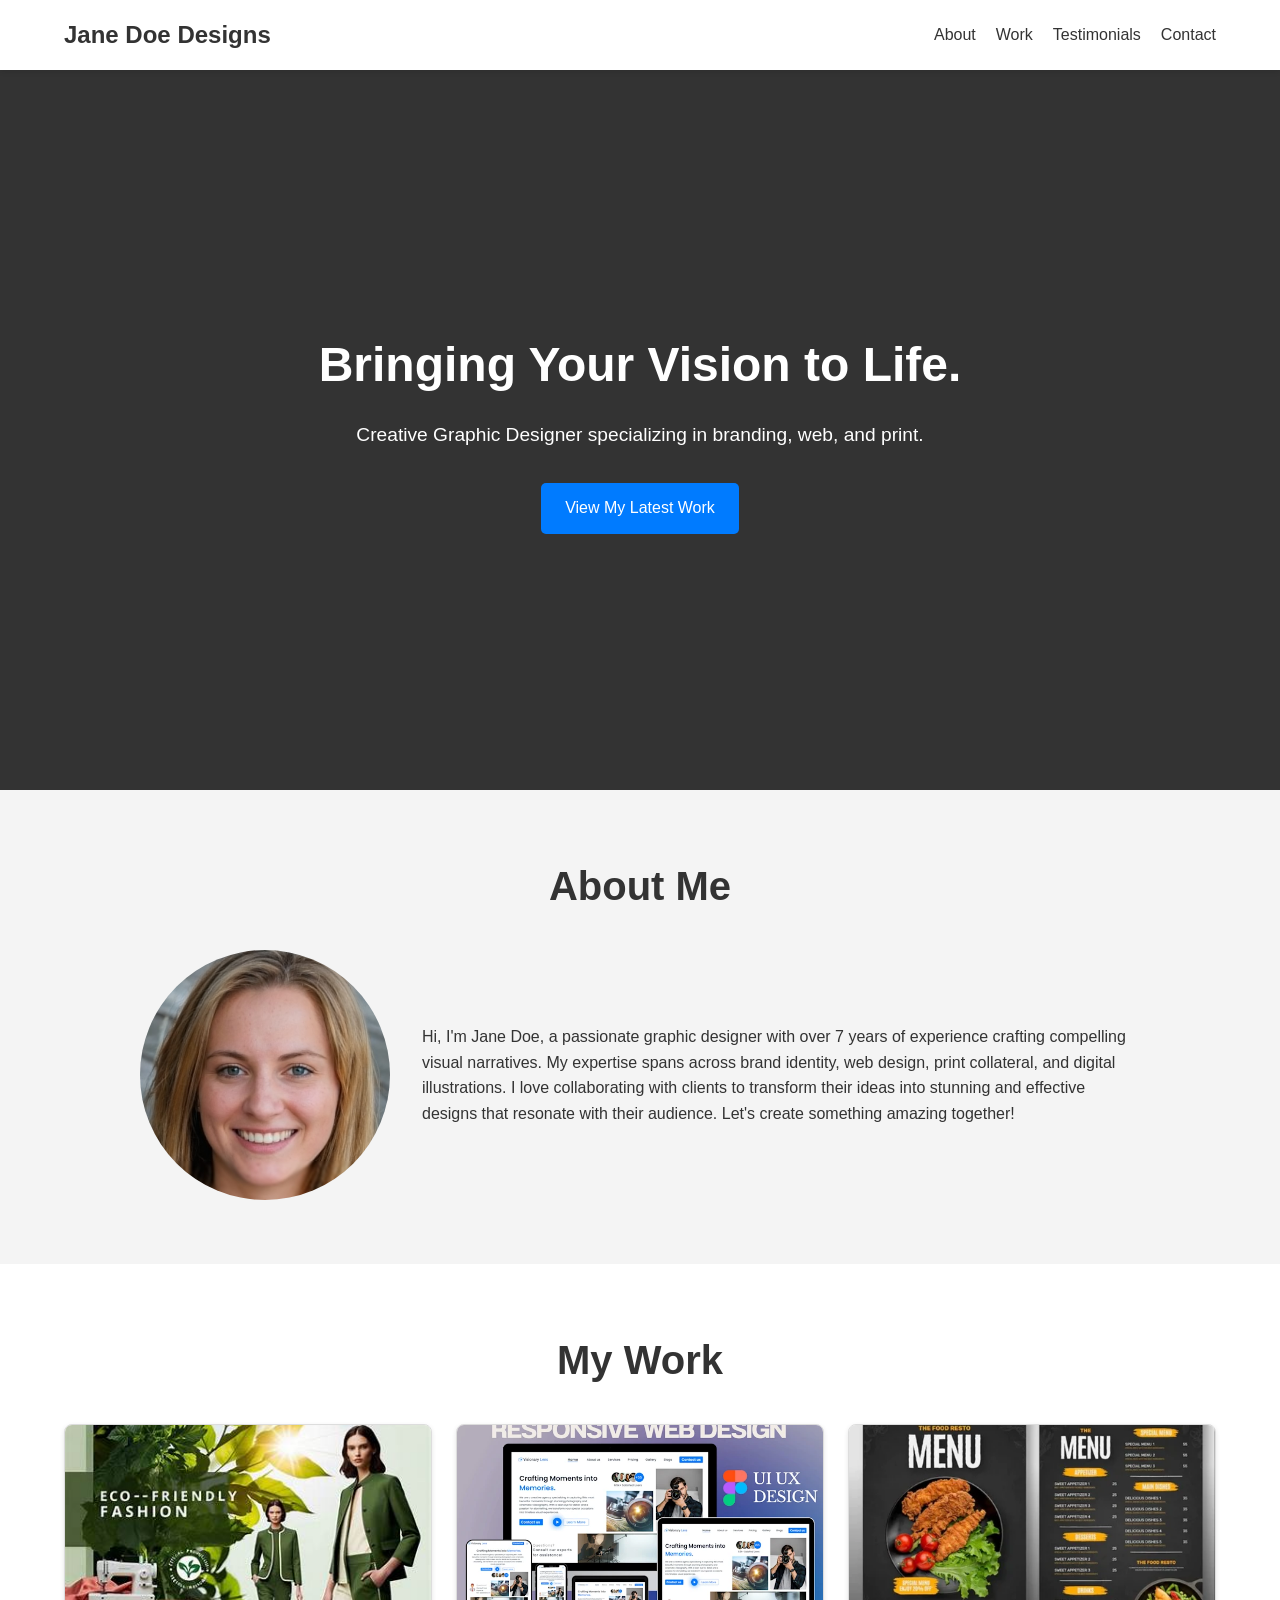
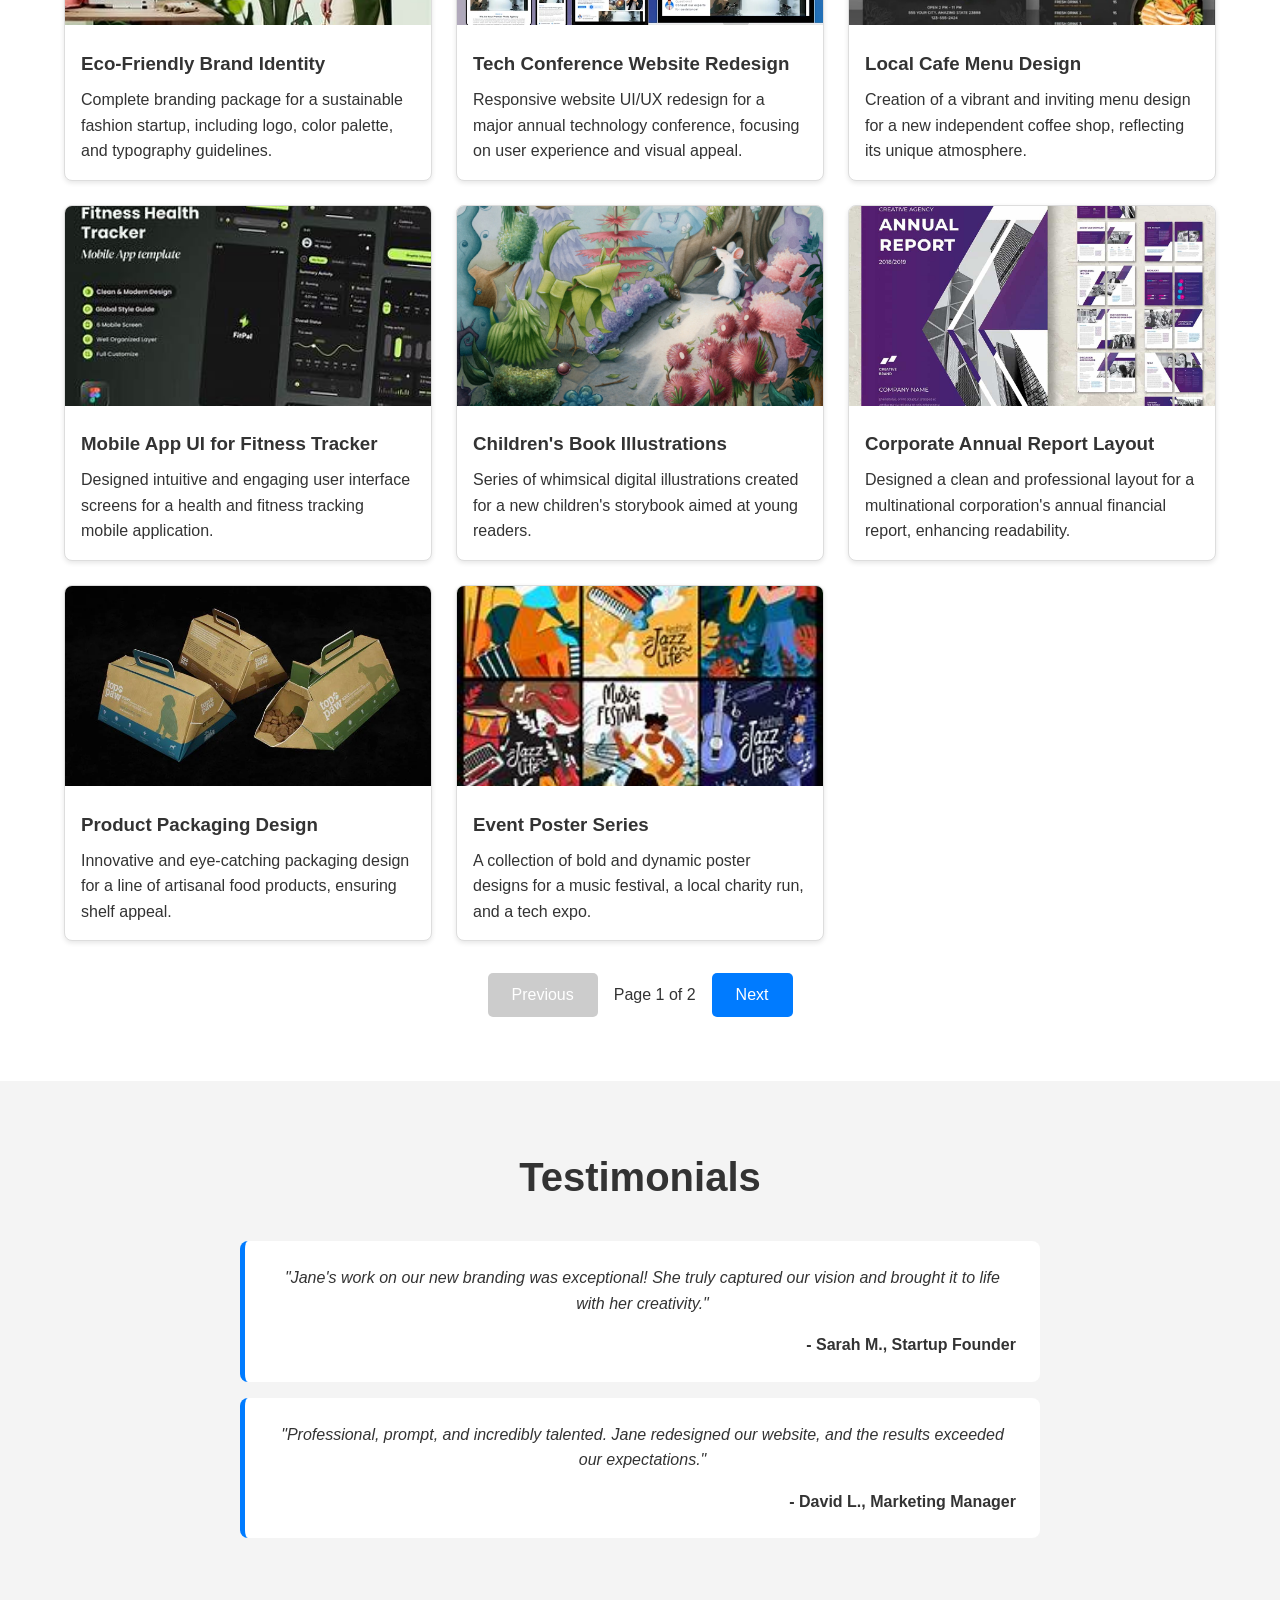
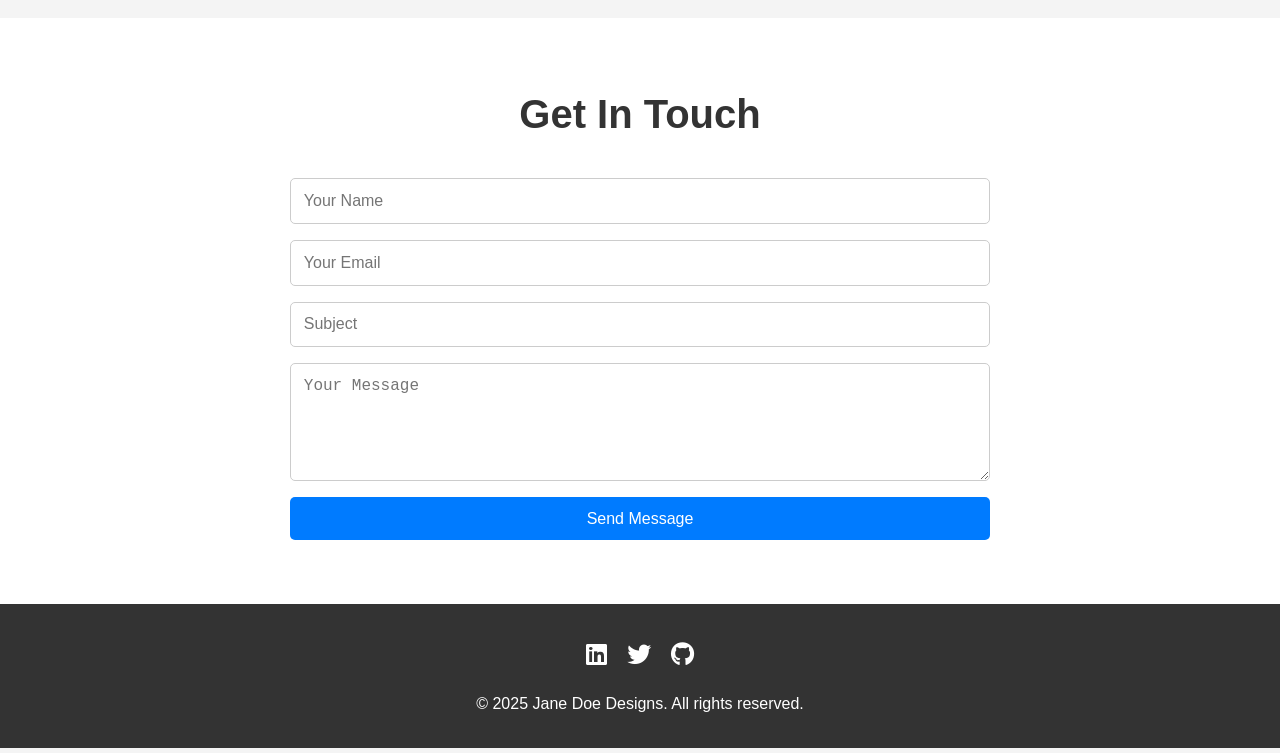
<file: templates/portfolio/style1/index.html>
<!DOCTYPE html>
<html lang="en">
<head>
    <meta charset="UTF-8">
    <meta name="viewport" content="width=device-width, initial-scale=1.0">
    <title>Graphic Designer Portfolio</title>
    <link rel="stylesheet" href="style.css">
    <link rel="stylesheet" href="https://cdnjs.cloudflare.com/ajax/libs/font-awesome/6.0.0-beta3/css/all.min.css">
  <!-- Builder sites never use the offline Edit / Load JSON controls. -->
  <style id="rp-hide-offline-controls">
    #admin-controls, .admin-controls, .offline-only, #edit-portfolio, #load-json, #load-json-btn,
    #loadButtonContainer, a[href="form.html"], li:has(> a[href="form.html"]) { display: none !important; }
  </style>
</head>
<body>

    <header>
        <nav>
            <a href="#" id="logo" class="logo">Portfolio</a>
            <ul class="nav-links" id="nav-links">
                <li><a href="#about">About</a></li>
                <li><a href="#work">Work</a></li>
                <li><a href="#testimonials">Testimonials</a></li>
                <li><a href="#contact">Contact</a></li>
            </ul>
            <div class="hamburger" id="hamburger">
                <i class="fas fa-bars"></i>
            </div>
        </nav>
    </header>

    <main>
        <div id="portfolio-content-wrapper">
            <section id="hero">
                <div class="hero-content">
                    <h1 id="hero-title"></h1>
                    <p id="hero-subtitle"></p>
                    <a href="#work" id="hero-button" class="btn"></a>
                </div>
            </section>

            <section id="about">
                <h2 id="about-title"></h2>
                <div class="about-content">
                    <img src="" alt="Profile Picture" id="about-image">
                    <p id="about-description"></p>
                </div>
            </section>

            <section id="work">
                <h2>My Work</h2>
                <div id="sample-grid" class="sample-grid"></div>
                <div id="pagination" class="pagination">
                    <button id="prev-page" class="btn">Previous</button>
                    <span id="page-info"></span>
                    <button id="next-page" class="btn">Next</button>
                </div>
            </section>

            <section id="testimonials">
                <h2>Testimonials</h2>
                <div id="testimonial-container" class="testimonial-container"></div>
            </section>

            <section id="contact">
                <h2 id="contact-title"></h2>
                <form id="contact-form" action="" method="POST">
                    <input type="text" name="name" placeholder="Your Name" aria-label="Name" required>
                    <input type="email" name="email" placeholder="Your Email" aria-label="Email" required>
                    <input type="text" name="subject" placeholder="Subject" aria-label="Subject" required>
                    <textarea name="message" placeholder="Your Message" rows="5" aria-label="Message" required></textarea>
                    <input type="hidden" name="_subject" value="New Portfolio Contact">
                    <input type="hidden" name="_captcha" value="false">
                    <button type="submit" class="btn">Send Message</button>
                </form>
                <p id="success-message" class="hidden">Your message has been sent successfully!</p>
            </section>
        </div> </main>

    <footer>
        <div id="social-links" class="social-links"></div>
        <p id="footer-copyright"></p>
    </footer>

    <div id="admin-controls" class="hidden">
        <a href="form.html" class="btn">Edit Portfolio</a>
        <button id="load-json-btn" class="btn">Load JSON</button>
        <input type="file" id="json-upload" class="hidden" accept=".json">
    </div>

    <script src="assets/rp-project-cards.js"></script>
    <script src="main.js"></script>
  <script src="assets/rp-site-link.js" defer></script>
  <script>window.RP_WORK_SECTIONS = {"section":"#work","workSection":"#work","heading":"#work > h2","grid":"#sample-grid","navLink":"nav a[href=\"#work\"]"};</script>
  <script src="assets/rp-work-sections.js" defer></script>
  <script>window.RP_HERO_BG = {"hero":"#hero"};</script>
  <script src="assets/rp-hero-bg.js" defer></script>
</body>
</html>
</file>
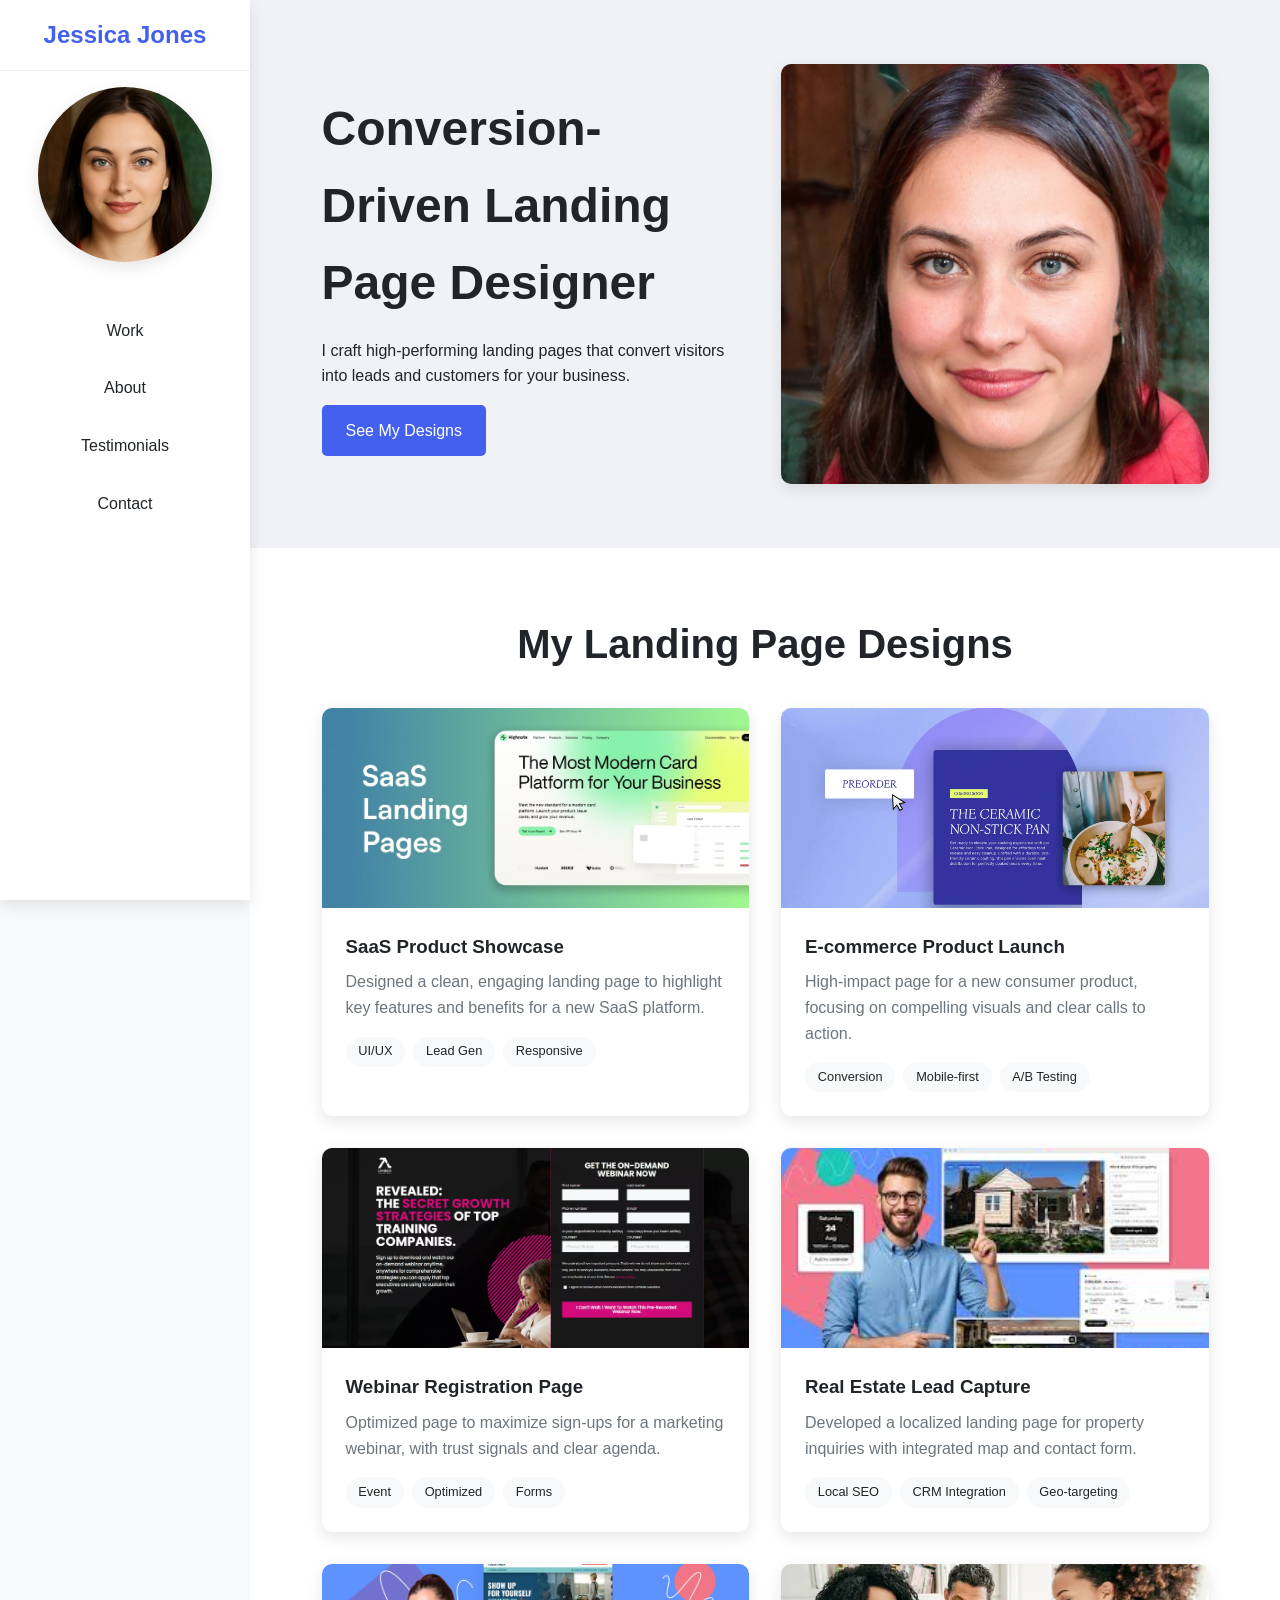
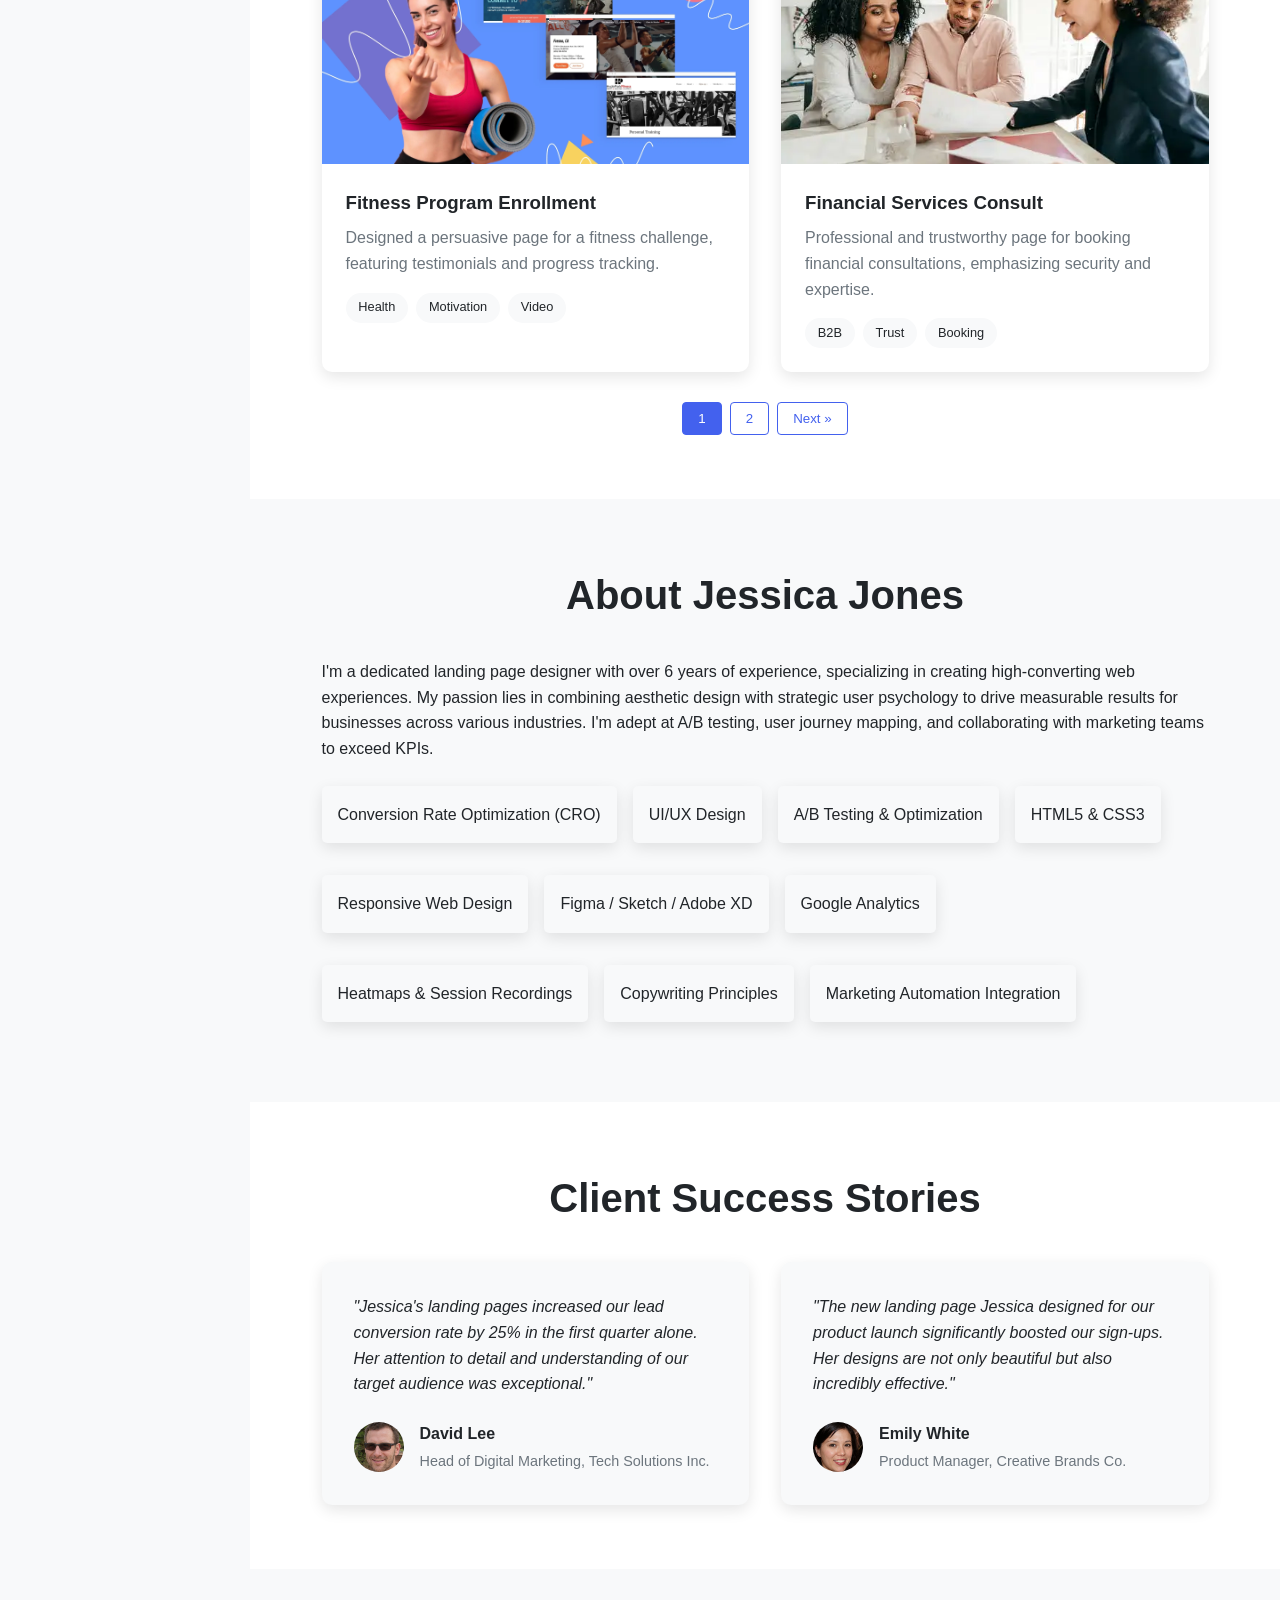
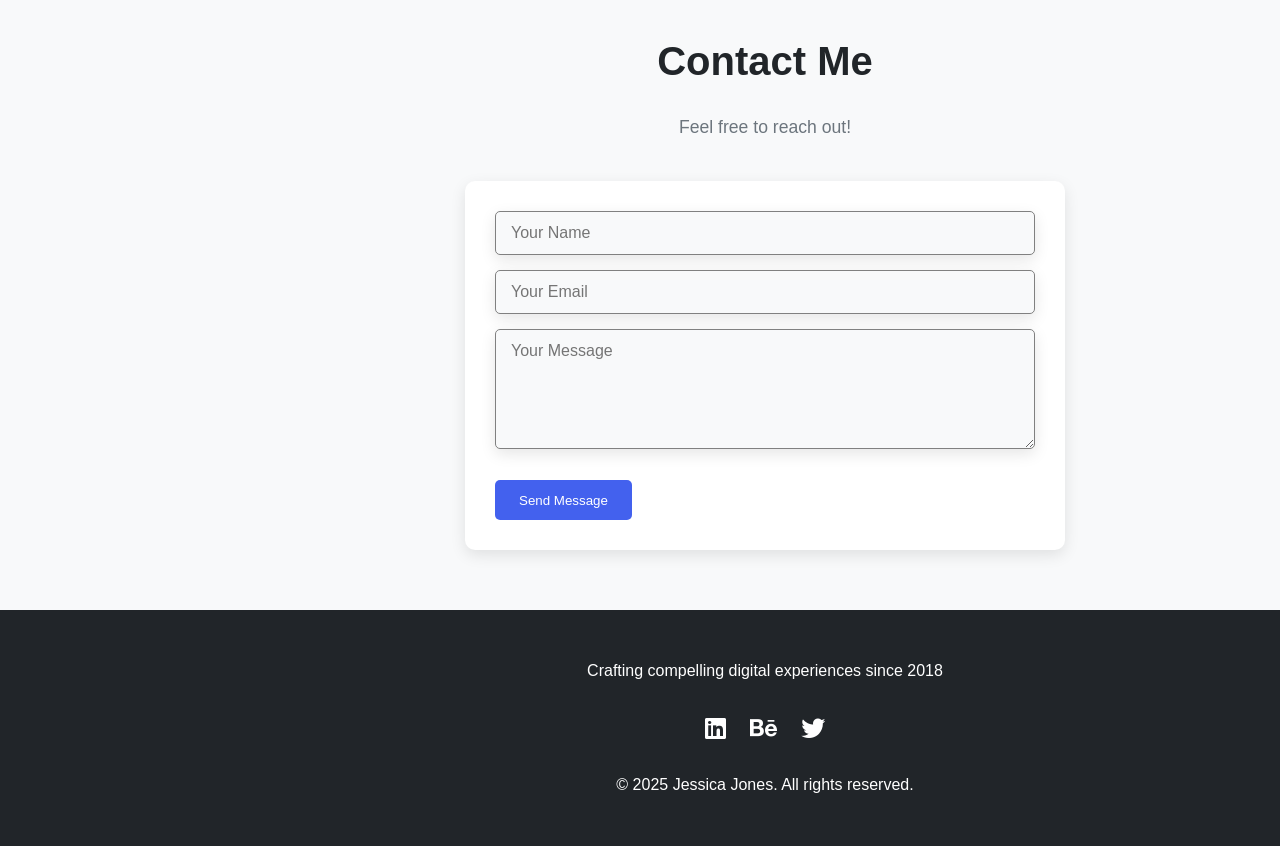
<file: templates/portfolio/style10/index.html>
<script type="text/javascript">
        var gk_isXlsx = false;
        var gk_xlsxFileLookup = {};
        var gk_fileData = {};
        function filledCell(cell) {
          return cell !== '' && cell != null;
        }
        function loadFileData(filename) {
        if (gk_isXlsx && gk_xlsxFileLookup[filename]) {
            try {
                var workbook = XLSX.read(gk_fileData[filename], { type: 'base64' });
                var firstSheetName = workbook.SheetNames[0];
                var worksheet = workbook.Sheets[firstSheetName];

                // Convert sheet to JSON to filter blank rows
                var jsonData = XLSX.utils.sheet_to_json(worksheet, { header: 1, blankrows: false, defval: '' });
                // Filter out blank rows (rows where all cells are empty, null, or undefined)
                var filteredData = jsonData.filter(row => row.some(filledCell));

                // Heuristic to find the header row by ignoring rows with fewer filled cells than the next row
                var headerRowIndex = filteredData.findIndex((row, index) =>
                  row.filter(filledCell).length >= filteredData[index + 1]?.filter(filledCell).length
                );
                // Fallback
                if (headerRowIndex === -1 || headerRowIndex > 25) {
                  headerRowIndex = 0;
                }

                // Convert filtered JSON back to CSV
                var csv = XLSX.utils.aoa_to_sheet(filteredData.slice(headerRowIndex)); // Create a new sheet from filtered array of arrays
                csv = XLSX.utils.sheet_to_csv(csv, { header: 1 });
                return csv;
            } catch (e) {
                console.error(e);
                return "";
            }
        }
        return gk_fileData[filename] || "";
        }
        </script><!DOCTYPE html>
<html lang="en">
<head>
    <meta charset="UTF-8">
    <meta name="viewport" content="width=device-width, initial-scale=1.0">
    <title>Portfolio</title>
    <link rel="stylesheet" href="https://cdnjs.cloudflare.com/ajax/libs/font-awesome/5.15.4/css/all.min.css">
    <link rel="stylesheet" href="style.css">
    <script src="assets/rp-project-cards.js"></script>
    <script src="main.js" defer></script>
  <!-- Builder sites never use the offline Edit / Load JSON controls. -->
  <style id="rp-hide-offline-controls">
    #admin-controls, .admin-controls, .offline-only, #edit-portfolio, #load-json, #load-json-btn,
    #loadButtonContainer, a[href="form.html"], li:has(> a[href="form.html"]) { display: none !important; }
  </style>
</head>
<body>
     <button class="hamburger" aria-label="Toggle menu">
                <span></span>
                <span></span>
                <span></span>
            </button>

    <div class="sidebar" id="main-nav">
        <div class="sidebar-header">
            <span id="logo">Portfolio</span>            
        </div>
        <div class="sidebar-image">
            <img id="about-image" src="assets/profile.jpg" alt="About">
        </div>
        <ul>
            <!-- Navigation items will be populated by JavaScript -->
        </ul>
    </div>

    <main class="main-content">
        <section class="hero" id="hero">
            <div class="container">
                <div class="hero-content">
                    <div class="hero-text">
                        <h1 id="hero-title">My Portfolio</h1>
                        <p id="hero-subtitle">Content will appear here once loaded</p>
                        <a href="#work" class="btn" id="hero-button-text">View My Work</a>
                    </div>
                    <div class="hero-image">
                        <img id="profile-image" src="assets/profile.jpg" alt="Profile">
                    </div>
                </div>
            </div>
        </section>

        <section class="work" id="work">
            <div class="container">
                <h2 id="work-title">My Work</h2>
                <div id="loader" class="hidden">Loading...</div>
                <div class="projects-grid" id="projects-grid">
                    <p class="empty-state">No projects loaded</p>
                </div>
            </div>
        </section>

        <section class="about" id="about">
            <div class="container">
                <h2 id="about-title">About Me</h2>
                <div class="about-content">
                    <div class="about-text">
                        <p id="about-content">About content will appear here.</p>
                        <div class="skills-list" id="skills-list"></div>
                    </div>
                </div>
            </div>
        </section>

        <section class="testimonials" id="testimonials">
            <div class="container">
                <h2 id="testimonials-title">Testimonials</h2>
                <div class="testimonials-grid" id="testimonials-grid"></div>
            </div>
        </section>

        <section class="contact-section" id="contact">
            <div class="container">
                <h2>Contact Me</h2>
                <p>Feel free to reach out!</p>
                <form id="contact-form" action="https://formsubmit.co/" method="POST">
                    <input type="hidden" name="_subject" value="New Portfolio Message">
                    <input type="text" name="name" placeholder="Your Name" required>
                    <input type="email" name="email" placeholder="Your Email" required>
                    <textarea name="message" placeholder="Your Message" required></textarea>
                    <button type="submit" class="btn">Send Message</button>
                    <p class="success-message hidden">Message sent successfully!</p>
                </form>
            </div>
        </section>
    </main>

    <footer>
        <div class="container">
            <div class="footer-content" id="footer-content"></div>
            <div class="social-links" id="social-links"></div>
            <p id="copyright"></p>
            <a href="form.html" class="btn edit-btn hidden" id="edit-portfolio">Edit Portfolio</a>
            <label class="btn load-btn hidden" id="load-json">Load JSON File</label>
            <input type="file" id="json-upload" accept=".json" class="hidden">
        </div>
    </footer>
  <script src="assets/rp-site-link.js" defer></script>
  <script>window.RP_WORK_SECTIONS = {"section":"#work","workSection":"#work","heading":"#work-title","grid":"#projects-grid","navLink":"a[href=\"#work\"]"};</script>
  <script src="assets/rp-work-sections.js" defer></script>
  <script>window.RP_HERO_BG = {"hero":"#hero"};</script>
  <script src="assets/rp-hero-bg.js" defer></script>
</body>
</html>
</file>
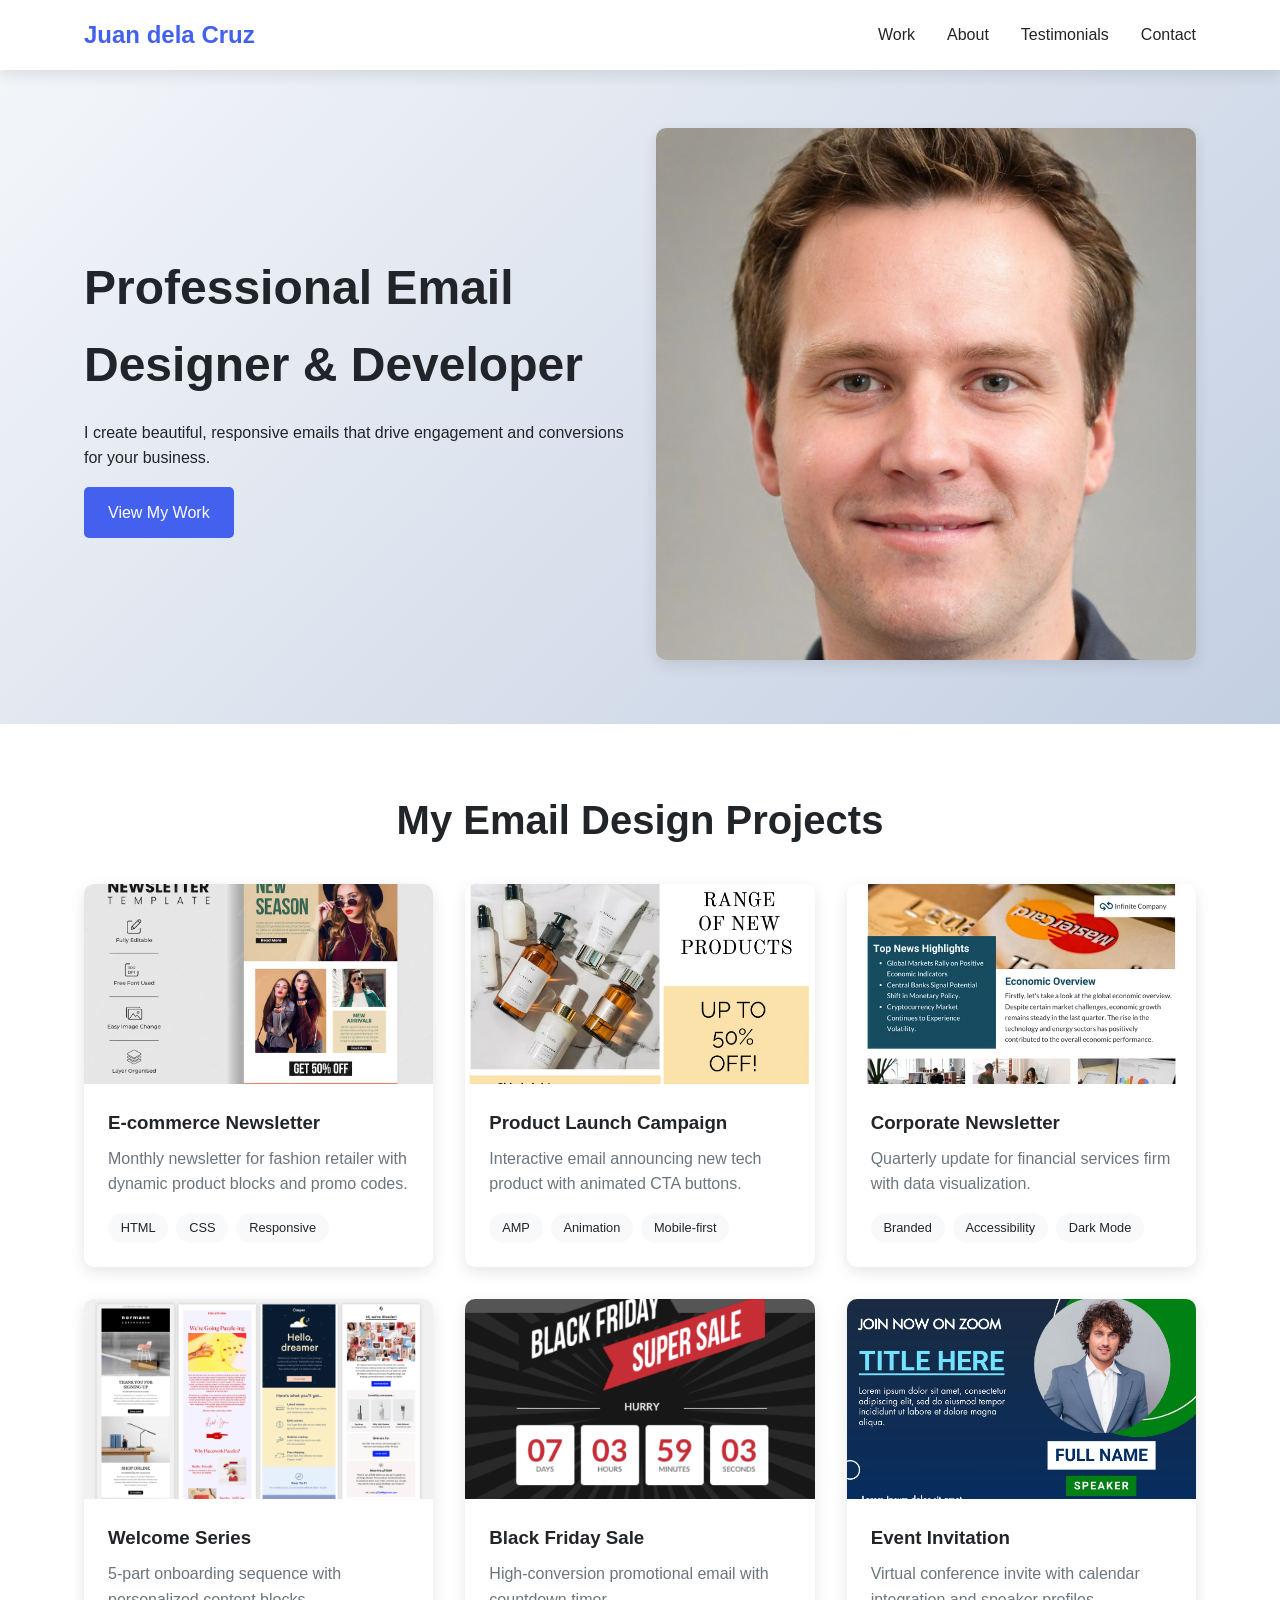
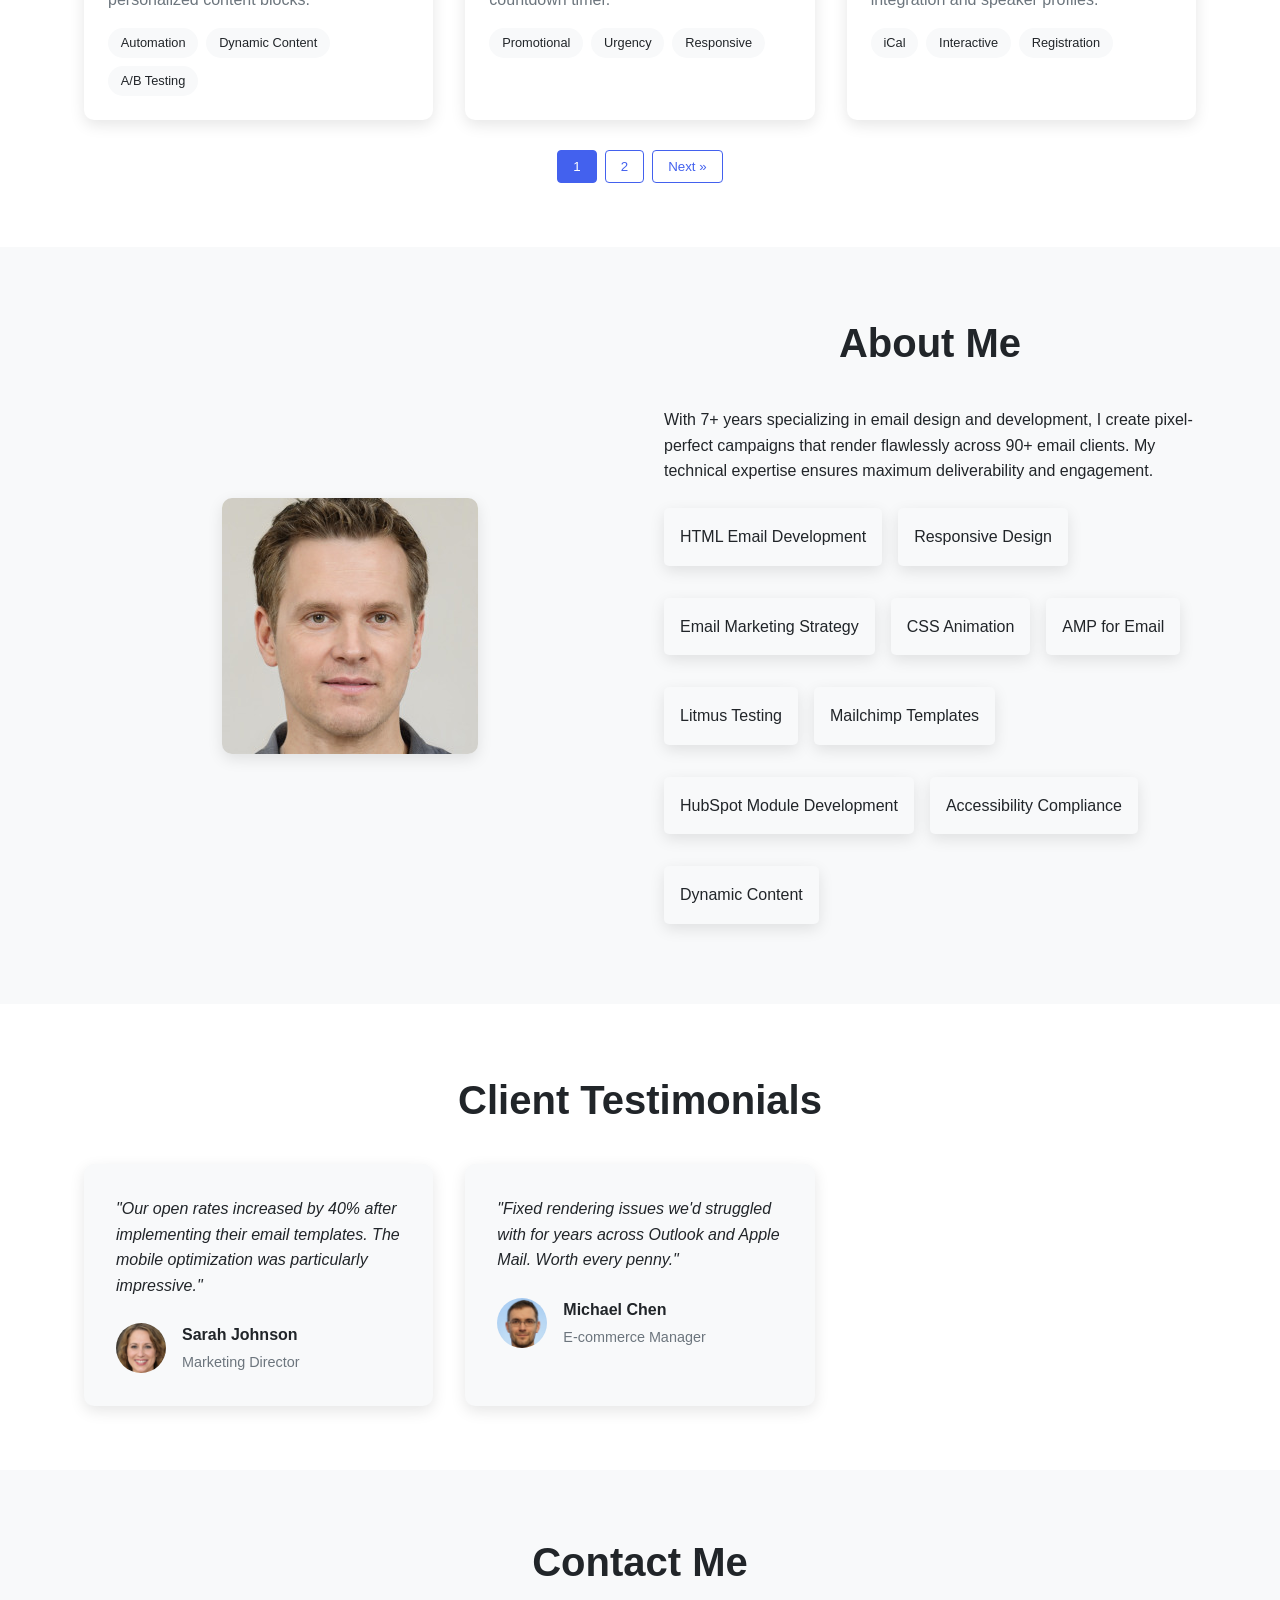
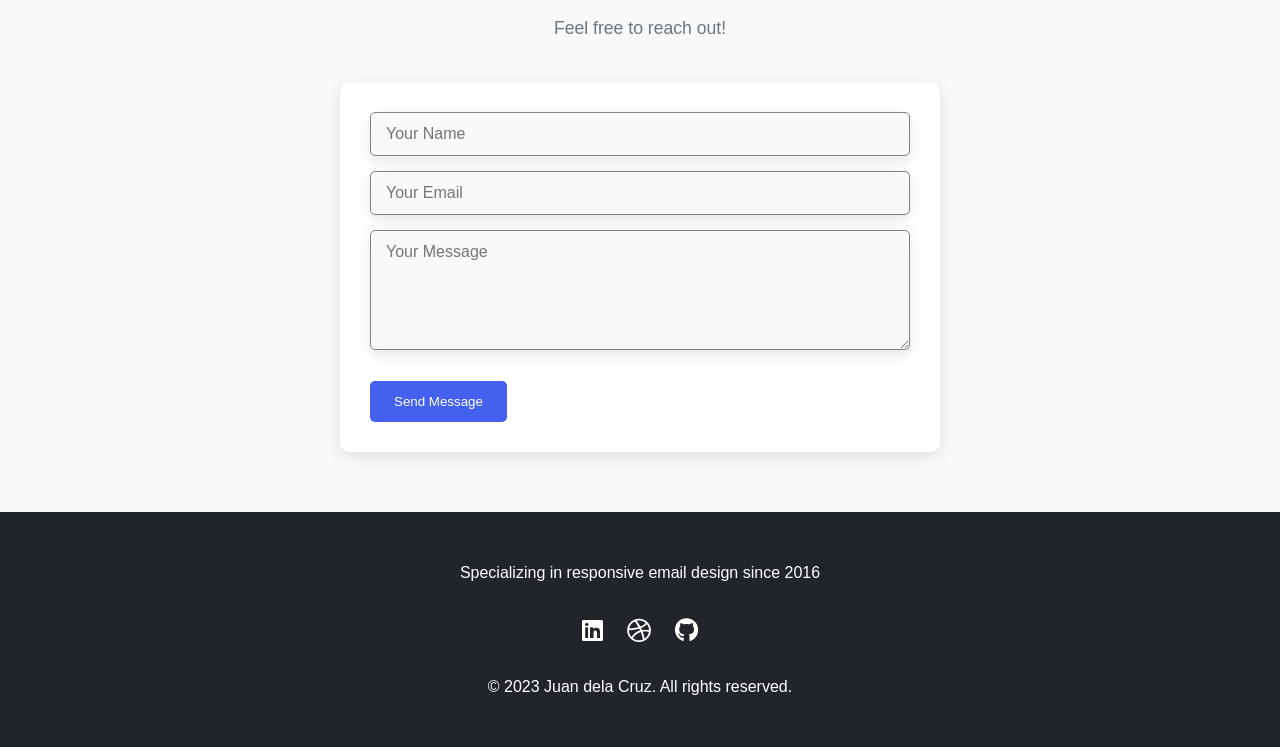
<file: templates/portfolio/style2/index.html>
<script type="text/javascript">
        var gk_isXlsx = false;
        var gk_xlsxFileLookup = {};
        var gk_fileData = {};
        function filledCell(cell) {
          return cell !== '' && cell != null;
        }
        function loadFileData(filename) {
        if (gk_isXlsx && gk_xlsxFileLookup[filename]) {
            try {
                var workbook = XLSX.read(gk_fileData[filename], { type: 'base64' });
                var firstSheetName = workbook.SheetNames[0];
                var worksheet = workbook.Sheets[firstSheetName];

                // Convert sheet to JSON to filter blank rows
                var jsonData = XLSX.utils.sheet_to_json(worksheet, { header: 1, blankrows: false, defval: '' });
                // Filter out blank rows (rows where all cells are empty, null, or undefined)
                var filteredData = jsonData.filter(row => row.some(filledCell));

                // Heuristic to find the header row by ignoring rows with fewer filled cells than the next row
                var headerRowIndex = filteredData.findIndex((row, index) =>
                  row.filter(filledCell).length >= filteredData[index + 1]?.filter(filledCell).length
                );
                // Fallback
                if (headerRowIndex === -1 || headerRowIndex > 25) {
                  headerRowIndex = 0;
                }

                // Convert filtered JSON back to CSV
                var csv = XLSX.utils.aoa_to_sheet(filteredData.slice(headerRowIndex)); // Create a new sheet from filtered array of arrays
                csv = XLSX.utils.sheet_to_csv(csv, { header: 1 });
                return csv;
            } catch (e) {
                console.error(e);
                return "";
            }
        }
        return gk_fileData[filename] || "";
        }
        </script><!DOCTYPE html>
<html lang="en">
<head>
    <meta charset="UTF-8">
    <meta name="viewport" content="width=device-width, initial-scale=1.0">
    <meta http-equiv="Cache-Control" content="no-cache, no-store, must-revalidate">
    <meta http-equiv="Pragma" content="no-cache">
    <meta http-equiv="Expires" content="0">
    <title>Email Designer Portfolio</title>
    <link rel="stylesheet" href="style.css?v=3">
    <link rel="stylesheet" href="https://cdnjs.cloudflare.com/ajax/libs/font-awesome/6.4.0/css/all.min.css">
  <!-- Builder sites never use the offline Edit / Load JSON controls. -->
  <style id="rp-hide-offline-controls">
    #admin-controls, .admin-controls, .offline-only, #edit-portfolio, #load-json, #load-json-btn,
    #loadButtonContainer, a[href="form.html"], li:has(> a[href="form.html"]) { display: none !important; }
  </style>
</head>
<body>
    <header>
        <div class="container">
            <div id="logo"></div>
            <button class="hamburger" aria-label="Menu">
                <span></span>
                <span></span>
                <span></span>
            </button>
            <nav id="main-nav"></nav>
        </div>
    </header>

    <section class="hero">
        <div class="container">
            <div class="hero-content">
                <div class="hero-text">
                    <h1 id="hero-title"></h1>
                    <p id="hero-subtitle"></p>
                    <a href="#work" class="btn" id="hero-button-text"></a>
                </div>
                <div class="hero-image">
                    <img id="profile-image" src="" alt="Profile Image">
                </div>
            </div>
        </div>
    </section>

    <section id="work" class="work">
        <div class="container">
            <h2 id="work-title"></h2>
            <div id="projects-grid" class="projects-grid"></div>
        </div>
    </section>

    <section id="about" class="about">
        <div class="container">
            <div class="about-content">
                <div class="about-image">
                    <img id="about-image" src="" alt="About Image">
                </div>
                <div class="about-text">
                    <h2 id="about-title"></h2>
                    <p id="about-content"></p>
                    <div id="skills-list" class="skills-list"></div>
                </div>
            </div>
        </div>
    </section>

    <section id="testimonials" class="testimonials">
        <div class="container">
            <h2 id="testimonials-title"></h2>
            <div id="testimonials-grid" class="testimonials-grid"></div>
        </div>
    </section>

    <section id="contact" class="contact-section">
    <div class="container">
        <h2>Contact Me</h2>
        <p>Feel free to reach out!</p>
        <form id="contact-form" action="https://formsubmit.co/" method="POST">
            <input type="hidden" name="_subject" value="New Portfolio Message!">
            <input type="hidden" name="_captcha" value="false">
            <input type="text" name="name" placeholder="Your Name" required>
            <input type="email" name="email" placeholder="Your Email" required>
            <textarea name="message" placeholder="Your Message" required></textarea>
            <button type="submit" class="btn">Send Message</button>
            <p id="form-success" class="success-message" style="display:none;"></p>
        </form>
    </div>
</section>

    <footer>
        <div class="container">
            <div id="footer-content" class="footer-content"></div>
            <div id="social-links" class="social-links"></div>
            <p id="copyright"></p>
            <button id="edit-portfolio" class="btn edit-btn">Edit Portfolio</button>
            <button id="load-json" class="btn load-btn">Load JSON File</button>
            <input type="file" id="json-upload" accept=".json" style="display: none;">
        </div>
    </footer>
    <script>
    document.getElementById('contact-form').addEventListener('submit', function(event) {
        event.preventDefault();
        const form = this;
        const successMessage = document.getElementById('form-success');
        const recipient = form.dataset.recipient;
        if (!recipient) {
            successMessage.style.display = 'block';
            successMessage.textContent = 'This contact form is not set up yet.';
            successMessage.style.color = 'red';
            return;
        }
        const action = `https://formsubmit.co/${recipient}`;
        console.log('Form submission started to:', action);
        console.log('Form data:', Object.fromEntries(new FormData(form)));

        fetch(action, {
            method: 'POST',
            body: new FormData(form),
            headers: { 'Accept': 'application/json' },
            redirect: 'follow'
        })
        .then(response => {
            console.log(`Response status: ${response.status}, ok: ${response.ok}, redirected: ${response.redirected}, url: ${response.url}`);
            return response.text().then(text => {
                console.log('Response body:', text);
                try {
                    return { data: JSON.parse(text), status: response.status, ok: response.ok };
                } catch (e) {
                    return { data: text, status: response.status, ok: response.ok };
                }
            });
        })
        .then(({ data, status, ok }) => {
            if (ok || status === 200 || status === 201 || status === 302) {
                successMessage.style.display = 'block';
                successMessage.textContent = 'Message sent successfully!';
                successMessage.style.color = 'green';
                form.reset();
                console.log('Form submission successful:', data);
            } else {
                throw new Error(`Unexpected response status: ${status}`);
            }
        })
        .catch(error => {
            successMessage.style.display = 'block';
            successMessage.textContent = 'Error sending message. Please try again.';
            successMessage.style.color = 'red';
            console.error('Form submission error:', error);
        });
    });
</script>
    
    <script src="assets/rp-project-cards.js"></script>
    <script src="main.js?v=3"></script>
  <script src="assets/rp-site-link.js" defer></script>
  <script>window.RP_WORK_SECTIONS = {"section":"#work","workSection":"#work","heading":"#work-title","grid":"#projects-grid","navLink":"a[href=\"#work\"]"};</script>
  <script src="assets/rp-work-sections.js" defer></script>
  <script>window.RP_HERO_BG = {"hero":".hero"};</script>
  <script src="assets/rp-hero-bg.js" defer></script>
</body>
</html>
</file>
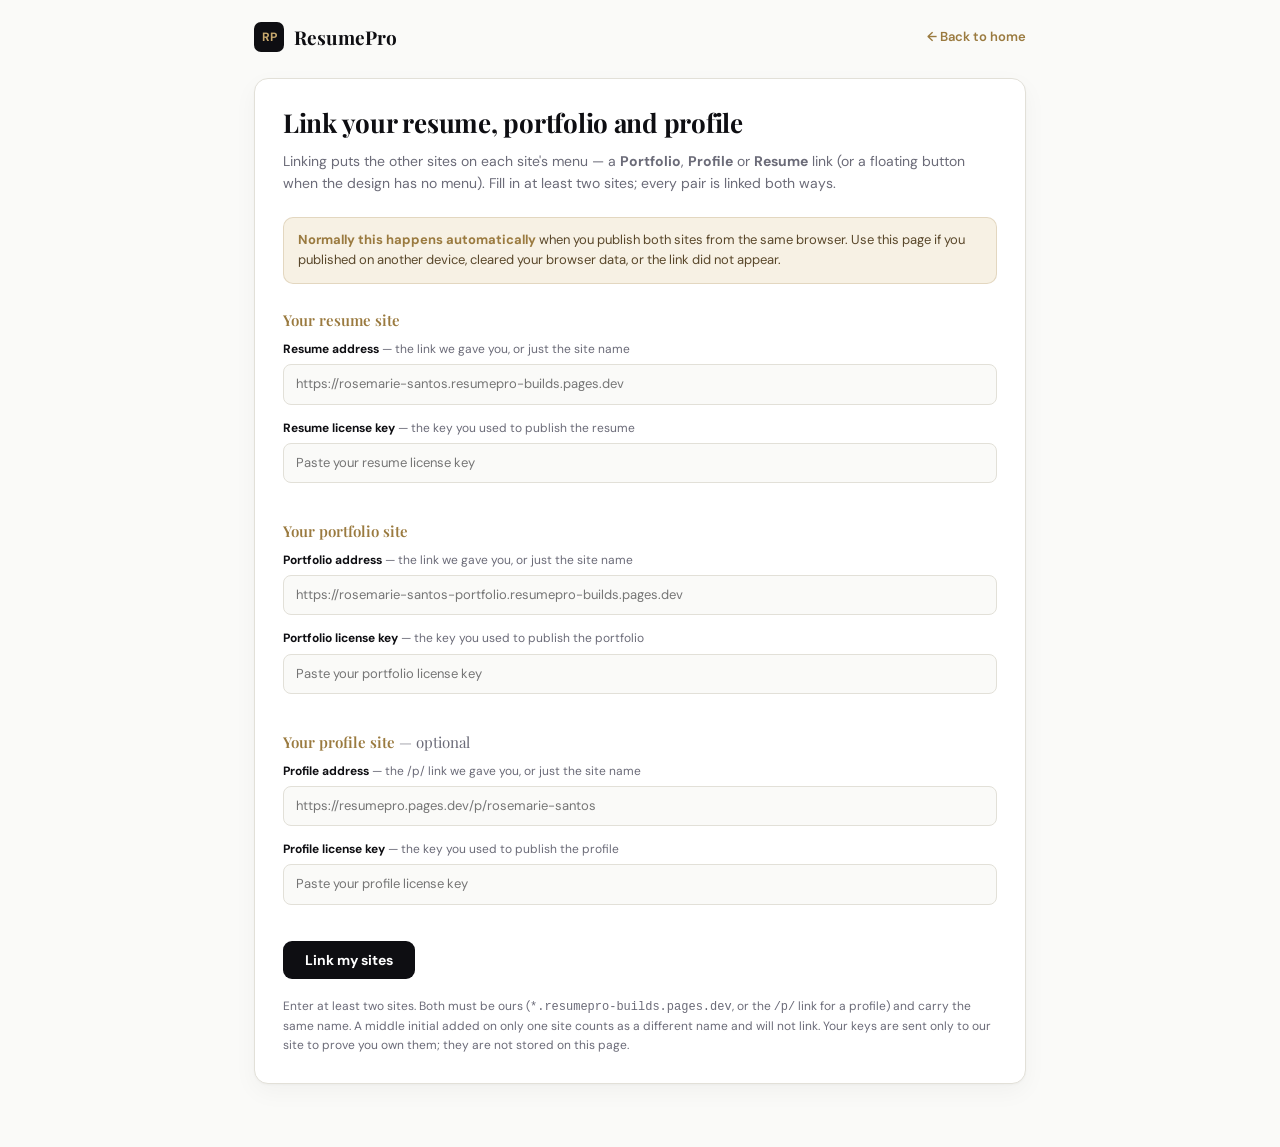
<file: link-sites.html>
<!DOCTYPE html>
<html lang="en">
<head>
<!-- Google tag (gtag.js) -->
<script async src="https://www.googletagmanager.com/gtag/js?id=G-W52LYHBGZY"></script>
<script>
  window.dataLayer = window.dataLayer || [];
  function gtag(){dataLayer.push(arguments);}
  gtag('js', new Date());
  gtag('config', 'G-W52LYHBGZY');
</script>

<meta charset="UTF-8">
<meta name="viewport" content="width=device-width, initial-scale=1.0">
<title>Link Your Resume, Portfolio and Profile — ResumePro</title>
<meta name="description" content="Manually link your published ResumePro resume, portfolio and profile so each site shows a link to the others.">
<link rel="icon" href="../favicon.svg" type="image/svg+xml">
<link rel="preconnect" href="https://fonts.googleapis.com">
<link rel="preconnect" href="https://fonts.gstatic.com" crossorigin>
<link href="https://fonts.googleapis.com/css2?family=Playfair+Display:wght@700&family=DM+Sans:wght@300;400;500;600;700&display=swap" rel="stylesheet">
<style>
  :root {
    --ink: #0e0e12;
    --ink-soft: #6b6b78;
    --paper: #fafaf8;
    --paper-warm: #f4f1eb;
    --card: #ffffff;
    --accent: #c8a96e;
    --accent-dark: #9a7a3f;
    --accent-tint: #f7f1e4;
    --border: #e2e0d8;
    --success: #2d7a4f;
    --error: #b3432f;
    --error-tint: #fbeae6;
    --font-display: 'Playfair Display', Georgia, serif;
    --font-body: 'DM Sans', 'Segoe UI', system-ui, sans-serif;
  }
  * { box-sizing: border-box; }
  *, *::before, *::after { margin: 0; padding: 0; }
  body {
    font-family: var(--font-body);
    background: var(--paper);
    color: var(--ink);
    line-height: 1.6;
    -webkit-font-smoothing: antialiased;
  }
  .topbar {
    display: flex;
    align-items: center;
    justify-content: space-between;
    gap: 12px;
    flex-wrap: wrap;
    max-width: 820px;
    margin: 0 auto;
    padding: 22px 24px 0;
  }
  .brand {
    display: flex;
    align-items: center;
    gap: 10px;
    font-family: var(--font-display);
    font-weight: 700;
    font-size: 19px;
    color: var(--ink);
    text-decoration: none;
  }
  .brand-icon {
    width: 30px;
    height: 30px;
    border-radius: 7px;
    background: var(--ink);
    color: var(--accent);
    display: flex;
    align-items: center;
    justify-content: center;
    font-family: var(--font-body);
    font-size: 12px;
    font-weight: 700;
  }
  .back-link { font-size: 13px; font-weight: 600; color: var(--accent-dark); text-decoration: none; }
  .back-link:hover { text-decoration: underline; }
  main { max-width: 820px; margin: 0 auto; padding: 26px 24px 64px; }
  .card {
    background: var(--card);
    border: 1px solid var(--border);
    border-radius: 14px;
    padding: 28px;
    box-shadow: 0 1px 2px rgba(14,14,18,0.03), 0 8px 24px rgba(14,14,18,0.04);
  }
  h1 { font-family: var(--font-display); font-size: 26px; line-height: 1.25; letter-spacing: -0.01em; }
  .lede { color: var(--ink-soft); font-size: 14px; margin: 10px 0 22px; }
  .callout {
    background: var(--accent-tint);
    border: 1px solid rgba(154,122,63,0.22);
    border-radius: 10px;
    padding: 12px 14px;
    font-size: 13px;
    color: #59472a;
    margin-bottom: 24px;
  }
  .callout strong { color: var(--accent-dark); }
  fieldset { border: none; margin: 0 0 22px; }
  legend {
    font-family: var(--font-display);
    font-size: 15px;
    font-weight: 600;
    color: var(--accent-dark);
    padding: 0 0 8px;
  }
  .field { margin-bottom: 14px; }
  label { display: block; font-size: 12px; font-weight: 700; margin-bottom: 5px; }
  .hint { font-weight: 400; color: var(--ink-soft); }
  input[type=text], input[type=password] {
    width: 100%;
    padding: 10px 12px;
    border: 1px solid var(--border);
    border-radius: 8px;
    background: var(--paper);
    color: var(--ink);
    font: 13px/1.4 var(--font-body);
  }
  input:focus { outline: 2px solid var(--accent-dark); outline-offset: 1px; }
  .actions { display: flex; align-items: center; gap: 14px; flex-wrap: wrap; margin-top: 4px; }
  button.primary {
    background: var(--ink);
    color: #fff;
    border: none;
    border-radius: 9px;
    padding: 12px 22px;
    font: 700 14px/1 var(--font-body);
    cursor: pointer;
  }
  button.primary:hover { background: #000; }
  button.primary:disabled { opacity: 0.6; cursor: progress; }
  .status { font-size: 13px; }
  .status.error { color: var(--error); font-weight: 600; }
  .result {
    margin-top: 22px;
    padding: 18px;
    border: 1px solid rgba(45,122,79,0.3);
    background: #f2f8f4;
    border-radius: 10px;
    font-size: 14px;
  }
  .result h2 { font-family: var(--font-display); font-size: 17px; color: var(--success); margin-bottom: 10px; }
  .result ul { list-style: none; display: grid; gap: 8px; margin: 12px 0; }
  .result a { color: #1d4ed8; font-weight: 600; word-break: break-all; }
  .result p { font-size: 12.5px; color: var(--ink-soft); }
  .note { margin-top: 18px; font-size: 12px; color: var(--ink-soft); }
  @media (max-width: 560px) {
    .card { padding: 20px; }
    h1 { font-size: 22px; }
  }
</style>
</head>
<body>
<div class="topbar">
  <a class="brand" href="../index.html"><span class="brand-icon">RP</span><span>ResumePro</span></a>
  <a class="back-link" href="../index.html">← Back to home</a>
</div>

<main>
  <div class="card">
    <h1>Link your resume, portfolio and profile</h1>
    <p class="lede">
      Linking puts the other sites on each site's menu — a <strong>Portfolio</strong>,
      <strong>Profile</strong> or <strong>Resume</strong> link (or a floating button when the
      design has no menu). Fill in at least two sites; every pair is linked both ways.
    </p>

    <div class="callout">
      <strong>Normally this happens automatically</strong> when you publish both sites from the same
      browser. Use this page if you published on another device, cleared your browser data, or the
      link did not appear.
    </div>

    <form id="linkForm" novalidate>
      <fieldset>
        <legend>Your resume site</legend>
        <div class="field">
          <label for="resumeUrl">Resume address <span class="hint">— the link we gave you, or just the site name</span></label>
          <input type="text" id="resumeUrl" name="resumeUrl" autocomplete="off" spellcheck="false" placeholder="https://rosemarie-santos.resumepro-builds.pages.dev">
        </div>
        <div class="field">
          <label for="resumeKey">Resume license key <span class="hint">— the key you used to publish the resume</span></label>
          <input type="text" id="resumeKey" name="resumeKey" autocomplete="off" spellcheck="false" placeholder="Paste your resume license key">
        </div>
      </fieldset>

      <fieldset>
        <legend>Your portfolio site</legend>
        <div class="field">
          <label for="portfolioUrl">Portfolio address <span class="hint">— the link we gave you, or just the site name</span></label>
          <input type="text" id="portfolioUrl" name="portfolioUrl" autocomplete="off" spellcheck="false" placeholder="https://rosemarie-santos-portfolio.resumepro-builds.pages.dev">
        </div>
        <div class="field">
          <label for="portfolioKey">Portfolio license key <span class="hint">— the key you used to publish the portfolio</span></label>
          <input type="text" id="portfolioKey" name="portfolioKey" autocomplete="off" spellcheck="false" placeholder="Paste your portfolio license key">
        </div>
      </fieldset>

      <fieldset>
        <legend>Your profile site <span class="hint">— optional</span></legend>
        <div class="field">
          <label for="profileUrl">Profile address <span class="hint">— the /p/ link we gave you, or just the site name</span></label>
          <input type="text" id="profileUrl" name="profileUrl" autocomplete="off" spellcheck="false" placeholder="https://resumepro.pages.dev/p/rosemarie-santos">
        </div>
        <div class="field">
          <label for="profileKey">Profile license key <span class="hint">— the key you used to publish the profile</span></label>
          <input type="text" id="profileKey" name="profileKey" autocomplete="off" spellcheck="false" placeholder="Paste your profile license key">
        </div>
      </fieldset>

      <div class="actions">
        <button class="primary" id="linkBtn" type="submit">Link my sites</button>
        <div class="status" id="status" role="status" aria-live="polite"></div>
      </div>
    </form>

    <div class="result" id="result" role="status" aria-live="polite" hidden></div>

    <p class="note">
      Enter at least two sites. Both must be ours (<code>*.resumepro-builds.pages.dev</code>,
      or the <code>/p/</code> link for a profile) and carry the same name.
      A middle initial added on only one site counts as a different name and will not link.
      Your keys are sent only to our site to prove you own them; they are not stored on this page.
    </p>
  </div>
</main>

<script>
(function () {
  'use strict';

  var form = document.getElementById('linkForm');
  var button = document.getElementById('linkBtn');
  var statusEl = document.getElementById('status');
  var resultEl = document.getElementById('result');

  function readJson(store, name) {
    try { return JSON.parse(store.getItem(name) || 'null'); } catch (_) { return null; }
  }

  // Prefill whatever this browser still knows (same origin as all builders).
  try {
    var pairs = readJson(localStorage, 'rpSites') || {};
    var resumeUrl = document.getElementById('resumeUrl');
    var portfolioUrl = document.getElementById('portfolioUrl');
    var profileUrl = document.getElementById('profileUrl');
    if (pairs.resume && pairs.resume.id) resumeUrl.value = pairs.resume.id;
    else {
      var legacyResume = localStorage.getItem('publishedResumeId');
      if (legacyResume) resumeUrl.value = legacyResume;
    }
    if (pairs.portfolio && pairs.portfolio.id) portfolioUrl.value = pairs.portfolio.id;
    if (pairs.profile && pairs.profile.id) profileUrl.value = pairs.profile.id;

    var resumeLicense = readJson(sessionStorage, 'rpLicense');
    if (resumeLicense && resumeLicense.key) document.getElementById('resumeKey').value = resumeLicense.key;
    var portfolioLicense = readJson(sessionStorage, 'rpPortfolioLicense');
    if (portfolioLicense && portfolioLicense.key) document.getElementById('portfolioKey').value = portfolioLicense.key;
    var profileLicense = readJson(sessionStorage, 'rpProfileLicense');
    if (profileLicense && profileLicense.key) document.getElementById('profileKey').value = profileLicense.key;
  } catch (_) {}

  function setStatus(text, isError) {
    statusEl.textContent = text || '';
    statusEl.className = 'status' + (isError ? ' error' : '');
  }

  form.addEventListener('submit', async function (event) {
    event.preventDefault();

    var entries = [
      { type: 'resume', label: 'Resume', url: document.getElementById('resumeUrl').value.trim(), key: document.getElementById('resumeKey').value.trim() },
      { type: 'portfolio', label: 'Portfolio', url: document.getElementById('portfolioUrl').value.trim(), key: document.getElementById('portfolioKey').value.trim() },
      { type: 'profile', label: 'Profile', url: document.getElementById('profileUrl').value.trim(), key: document.getElementById('profileKey').value.trim() }
    ];
    var filled = entries.filter(function (entry) { return entry.url || entry.key; });

    if (filled.length < 2) {
      setStatus('Enter at least two sites.', true);
      return;
    }
    if (filled.some(function (entry) { return !entry.url; })) {
      setStatus('Enter an address for each site you filled in.', true);
      return;
    }
    if (filled.some(function (entry) { return !entry.key; })) {
      setStatus('Enter a license key for each site you filled in.', true);
      return;
    }

    var payload = {};
    filled.forEach(function (entry) {
      payload[entry.type] = entry.url;
      payload[entry.type + 'Key'] = entry.key;
    });

    button.disabled = true;
    button.textContent = 'Linking…';
    resultEl.hidden = true;
    setStatus('');

    try {
      var res = await fetch('/api/pair', {
        method: 'POST',
        headers: { 'Content-Type': 'application/json' },
        body: JSON.stringify(payload)
      });
      var data = await res.json().catch(function () { return {}; });

      if (!res.ok) {
        var message = data.error || 'Could not link the sites.';
        setStatus(message, true);
        return;
      }

      // Keep every builder on the same page: later publishes from this
      // browser will preserve/refresh the pairing automatically.
      var saved = readJson(localStorage, 'rpSites') || {};
      var rows = '';
      filled.forEach(function (entry) {
        var site = data[entry.type];
        if (!site) return;
        saved[entry.type] = { id: site.id, token: data.tokens[entry.type] };
        rows += '<li>' + entry.label + ': <a href="' + site.url + '" target="_blank" rel="noopener">' + site.url + '</a></li>';
      });
      try { localStorage.setItem('rpSites', JSON.stringify(saved)); } catch (_) {}

      resultEl.innerHTML =
        '<h2>Your sites are linked.</h2>' +
        '<ul>' + rows + '</ul>' +
        '<p>Reload each site to see the new links. If a site was published before this feature existed, publish it once more from its builder so the page includes the link script.</p>';
      resultEl.hidden = false;
      setStatus('Linked.', false);
    } catch (err) {
      setStatus('Could not reach the server. Check your connection and try again.', true);
    } finally {
      button.disabled = false;
      button.textContent = 'Link my sites';
    }
  });
})();
</script>
</body>
</html>
</file>
<file: templates/portfolio/style1/style.css>
/* Global Reset & Base Styles */
* {
    margin: 0;
    padding: 0;
    box-sizing: border-box;
}

body {
    font-family: -apple-system, BlinkMacMacSystemFont, 'Segoe UI', Roboto, Helvetica, Arial, sans-serif;
    line-height: 1.6;
    background-color: #f4f4f4;
    color: #333;
}

.hidden {
    display: none !important;
}

/* Header & Navigation */
header {
    background: #fff;
    color: #333;
    padding: 1rem 5%;
    position: sticky;
    top: 0;
    z-index: 1000;
    box-shadow: 0 2px 5px rgba(0,0,0,0.1);
}

nav {
    display: flex;
    justify-content: space-between;
    align-items: center;
}

nav .logo {
    font-weight: bold;
    font-size: 1.5rem;
    text-decoration: none;
    color: #333;
}

nav .nav-links {
    list-style: none;
    display: flex; /* Default for larger screens */
}

nav .nav-links li {
    margin-left: 20px;
}

nav .nav-links a {
    text-decoration: none;
    color: #333;
    font-weight: 500;
    transition: color 0.3s ease;
}

nav .nav-links a:hover {
    color: #007BFF;
}

.hamburger {
    display: none; /* Hidden by default for larger screens */
    cursor: pointer;
    font-size: 1.5rem;
}

/* Sections */
section {
    padding: 4rem 5%;
    text-align: center;
}

section:nth-child(odd) {
    background: #fff;
}

h1 {
    font-size: 3rem;
    margin-bottom: 1rem;
}

h2 {
    font-size: 2.5rem;
    margin-bottom: 2rem;
    text-align: center;
}

/* Hero Section */
#hero {
    background: #333;
    color: #fff;
    min-height: 80vh;
    display: flex;
    justify-content: center;
    align-items: center;
    text-align: center;
}

#hero p {
    font-size: 1.2rem;
    margin-bottom: 2rem;
}

/* About Section */
.about-content {
    display: flex;
    align-items: center;
    gap: 2rem;
    text-align: left;
    max-width: 1000px;
    margin: 0 auto;
}

.about-content img {
    width: 250px;
    height: 250px;
    border-radius: 50%;
    object-fit: cover;
}

/* Work Section */
.sample-grid {
    display: grid;
    grid-template-columns: repeat(auto-fit, minmax(280px, 1fr));
    gap: 1.5rem;
    margin-bottom: 2rem;
}

.sample-card {
    background: #fff;
    border: 1px solid #ddd;
    border-radius: 8px;
    overflow: hidden;
    box-shadow: 0 2px 5px rgba(0,0,0,0.1);
    text-align: left;
    cursor: pointer;
    transition: transform 0.3s ease, box-shadow 0.3s ease;
}

.sample-card:hover {
    transform: translateY(-5px);
    box-shadow: 0 4px 15px rgba(0,0,0,0.15);
}

.sample-card img {
    width: 100%;
    height: 200px;
    object-fit: cover;
}

.sample-card-content {
    padding: 1rem;
}

.sample-card-content h3 {
    margin-bottom: 0.5rem;
}

/* Pagination */
.pagination {
    display: flex;
    justify-content: center;
    align-items: center;
    gap: 1rem;
}

.pagination button:disabled {
    background-color: #ccc;
    cursor: not-allowed;
}

/* Testimonials */
.testimonial-container {
    max-width: 800px;
    margin: 0 auto;
}

.testimonial {
    background: #fff;
    padding: 1.5rem;
    border-radius: 8px;
    margin-bottom: 1rem;
    border-left: 5px solid #007BFF;
}

.testimonial p {
    font-style: italic;
}

.testimonial .author {
    font-style: normal;
    font-weight: bold;
    margin-top: 1rem;
    text-align: right;
}

/* Contact Form */
#contact-form {
    max-width: 700px;
    margin: 0 auto;
    display: flex;
    flex-direction: column;
    gap: 1rem;
}

#contact-form input,
#contact-form textarea {
    width: 100%;
    padding: 0.8rem;
    border: 1px solid #ccc;
    border-radius: 5px;
    font-size: 1rem;
}

#success-message {
    margin-top: 1rem;
    color: #28a745;
    font-weight: bold;
}

/* Footer */
footer {
    background: #333;
    color: #fff;
    text-align: center;
    padding: 2rem 5%;
}

.social-links a {
    color: #fff;
    font-size: 1.5rem;
    margin: 0 10px;
    transition: color 0.3s ease;
}

.social-links a:hover {
    color: #007BFF;
}

footer p {
    margin-top: 1rem;
}

/* Buttons & Admin */
.btn {
    display: inline-block;
    padding: 0.8rem 1.5rem;
    background: #007BFF;
    color: #fff;
    border: none;
    border-radius: 5px;
    cursor: pointer;
    text-decoration: none;
    font-size: 1rem;
    transition: background-color 0.3s ease;
}

.btn:hover {
    background: #0056b3;
}

#admin-controls {
    position: fixed;
    bottom: 20px;
    right: 20px;
    z-index: 1001;
    display: flex;
    gap: 10px;
}

/* Form Editor Styles (for form.html if you use it) */
.form-container {
    padding: 2rem 5%;
    max-width: 900px;
    margin: 2rem auto;
    background: #fff;
    border-radius: 8px;
}

.form-container h1 {
    text-align: center;
    margin-bottom: 2rem;
}

fieldset {
    border: 1px solid #ccc;
    border-radius: 8px;
    padding: 1.5rem;
    margin-bottom: 2rem;
}

legend {
    padding: 0 0.5rem;
    font-weight: bold;
    font-size: 1.2rem;
}

.form-container label {
    display: block;
    margin-bottom: 0.5rem;
    font-weight: 500;
}

.form-container input,
.form-container textarea {
    width: 100%;
    padding: 0.8rem;
    margin-bottom: 1rem;
    border: 1px solid #ccc;
    border-radius: 5px;
}

.form-actions {
    text-align: center;
}

.editor-group {
    border: 1px dashed #ddd;
    padding: 1rem;
    margin-bottom: 1rem;
    border-radius: 5px;
    position: relative;
}

.remove-btn {
    position: absolute;
    top: 10px;
    right: 10px;
    background: #dc3545;
    color: white;
    border: none;
    border-radius: 50%;
    width: 25px;
    height: 25px;
    cursor: pointer;
    font-weight: bold;
}

/* Responsive Design */
@media (max-width: 768px) {
    h1 { font-size: 2.2rem; }
    h2 { font-size: 1.8rem; }

    /* THIS IS THE KEY FIX FOR THE HAMBURGER MENU */
    nav .nav-links {
        display: none; /* Hide the menu by default on mobile */
        flex-direction: column;
        width: 100%;
        position: absolute;
        top: 60px; /* Adjust based on your header height */
        left: 0;
        background: #fff;
        text-align: center;
        padding: 1rem 0;
        box-shadow: 0 5px 5px rgba(0,0,0,0.1);
        z-index: 999;
    }

    nav .nav-links.active {
        display: flex; /* Show the menu when the 'active' class is added by JS */
    }

    .nav-links li {
        margin: 1rem 0;
    }

    .hamburger {
        display: block; /* Show the hamburger icon on mobile */
    }

    .about-content {
        flex-direction: column;
    }
}
</file>
<file: templates/portfolio/style10/style.css>
:root {
    --primary-color: #4361ee;
    --secondary-color: #3f37c9;
    --accent-color: #4895ef;
    --light-color: #f8f9fa;
    --dark-color: #212529;
    --gray-color: #6c757d;
    --success-color: #4bb543;
    --font-main: 'Segoe UI', Tahoma, Geneva, Verdana, sans-serif;
    --box-shadow: 0 5px 15px rgba(0, 0, 0, 0.1);
    --transition: all 0.3s ease;
    --sidebar-width: 250px;
}

/* Universal box-sizing for consistent layout */
* {
    margin: 0;
    padding: 0;
    box-sizing: border-box;
}

/* Add smooth scrolling for anchor links */
html {
    scroll-behavior: smooth;
}

/* Utility class to completely hide elements */
.hidden {
    display: none !important;
}

/* Base body styles */
body {
    font-family: var(--font-main);
    line-height: 1.6;
    color: var(--dark-color);
    background-color: var(--light-color);
    /* No overflow-x hidden here initially if you want overlay behavior
       unless you specifically need it for something else. */
}

/* Prevents scrolling when the mobile menu is open */
body.no-scroll {
    overflow: hidden;
}

/* Central container for content */
.container {
    width: 90%;
    max-width: 1200px;
    margin: 0 auto;
    padding: 0 20px;
}

/* Sidebar styling for desktop */
.sidebar {
    position: fixed;
    top: 0;
    left: 0;
    width: var(--sidebar-width);
    height: 100vh;
    background-color: white;
    box-shadow: var(--box-shadow);
    z-index: 1000; /* Ensure sidebar is above main content on desktop */
    transition: transform var(--transition); /* Using transform for consistency */
}

.sidebar-header {
    display: flex;
    justify-content: center;
    align-items: center;
    padding: 1rem;
    border-bottom: 1px solid #eee;
}

#logo {
    font-size: 1.5rem;
    font-weight: bold;
    color: var(--primary-color);
}

.sidebar-image {
    text-align: center;
    padding: 1rem;
}

.sidebar-image img {
    max-width: 80%;
    border-radius: 50%;
    box-shadow: var(--box-shadow);
}

.sidebar ul {
    list-style: none;
    padding: 1rem;
    text-align: center;
}

.sidebar ul li {
    margin: 1rem 0;
}

.sidebar ul li a {
    text-decoration: none;
    color: var(--dark-color);
    font-weight: 500;
    display: block;
    padding: 0.5rem 1rem;
    border-radius: 5px;
    transition: var(--transition);
}

.sidebar ul li a:hover {
    background-color: var(--light-color);
    color: var(--primary-color);
}

/* Hamburger menu icon - hidden by default on desktop */
.hamburger {
    display: none; /* Hidden on desktop */
    flex-direction: column;
    justify-content: space-around;
    width: 30px;
    height: 25px;
    background: none;
    border: none;
    cursor: pointer;
    padding: 0;
}

.hamburger span {
    display: block;
    width: 100%;
    height: 3px;
    background: var(--dark-color);
    border-radius: 5px;
    transition: var(--transition);
}

/* Hamburger active state transforms into an 'X' */
.hamburger.active span:nth-child(1) {
    transform: translateY(11px) rotate(45deg); /* Adjusted for 'X' */
}
.hamburger.active span:nth-child(2) {
    opacity: 0;
}
.hamburger.active span:nth-child(3) {
    transform: translateY(-11px) rotate(-45deg); /* Adjusted for 'X' */
}


/* Main content area - shifted for desktop sidebar */
.main-content {
    margin-left: var(--sidebar-width); /* Desktop: shifts content to the right */
    transition: margin-left var(--transition);
}

/* Hero section */
.hero {
    padding: 4rem 0;
}

.hero-content {
    display: flex;
    align-items: center;
    justify-content: space-between;
    gap: 2rem;
}

.hero-text {
    flex: 1;
}

.hero-image {
    flex: 1;
    text-align: center;
}

.hero-image img {
    max-width: 100%;
    border-radius: 10px;
    box-shadow: var(--box-shadow);
}

/* Headings */
h1 {
    font-size: 3rem;
    margin-bottom: 1rem;
    color: var(--dark-color);
}

h2 {
    font-size: 2.5rem;
    margin-bottom: 2rem;
    text-align: center;
    color: var(--dark-color);
}

/* Buttons */
.btn {
    display: inline-block;
    background-color: var(--primary-color);
    color: white;
    padding: 0.8rem 1.5rem;
    border: none;
    border-radius: 5px;
    text-decoration: none;
    font-weight: 500;
    transition: var(--transition);
    cursor: pointer;
    margin-top: 1rem;
}

.btn:hover {
    background-color: var(--secondary-color);
    transform: translateY(-3px);
    box-shadow: 0 10px 20px rgba(0, 0, 0, 0.1);
}

/* Work section */
.work {
    padding: 4rem 0;
    background-color: white;
}

.projects-grid {
    display: grid;
    grid-template-columns: repeat(auto-fill, minmax(300px, 1fr));
    gap: 2rem;
}

.project-card {
    background-color: white;
    border-radius: 10px;
    overflow: hidden;
    box-shadow: var(--box-shadow);
    transition: var(--transition);
}

.project-card:hover {
    transform: translateY(-10px);
    box-shadow: 0 15px 30px rgba(0, 0, 0, 0.15);
}

.project-image {
    width: 100%;
    height: 200px;
    object-fit: cover;
}

.project-info {
    padding: 1.5rem;
}

.project-info h3 {
    margin-bottom: 0.5rem;
    color: var(--dark-color);
}

.project-info p {
    color: var(--gray-color);
    margin-bottom: 1rem;
}

.project-tags {
    display: flex;
    flex-wrap: wrap;
    gap: 0.5rem;
}

.tag {
    background-color: var(--light-color);
    color: var(--dark-color);
    padding: 0.3rem 0.8rem;
    border-radius: 20px;
    font-size: 0.8rem;
    font-weight: 500;
}

/* About section */
.about {
    padding: 4rem 0;
    background-color: var(--light-color);
}

.about-content {
    display: flex;
    align-items: center;
    gap: 3rem;
}

.about-text {
    flex: 1;
}

.skills-list {
    display: flex;
    flex-wrap: wrap;
    gap: 1rem;
    margin-top: 1.5rem;
}

.skill-item {
    background-color: white;
    padding: 0.5rem 1rem;
    border-radius: 5px;
    box-shadow: var(--box-shadow);
    font-weight: 500;
}

/* Testimonials section */
.testimonials {
    padding: 4rem 0;
    background-color: white;
}

.testimonials-grid {
    display: grid;
    grid-template-columns: repeat(auto-fill, minmax(300px, 1fr));
    gap: 2rem;
    margin-top: 2rem;
}

.testimonial-card {
    background-color: var(--light-color);
    padding: 2rem;
    border-radius: 10px;
    box-shadow: var(--box-shadow);
}

.testimonial-text {
    font-style: italic;
    margin-bottom: 1.5rem;
}

.testimonial-author {
    display: flex;
    align-items: center;
}

.author-image {
    width: 50px;
    height: 50px;
    border-radius: 50%;
    object-fit: cover;
    margin-right: 1rem;
}

.author-info h4 {
    margin-bottom: 0.2rem;
}

.author-info p {
    color: var(--gray-color);
    font-size: 0.9rem;
}

/* Footer section */
footer {
    padding: 3rem 0;
    background-color: var(--dark-color);
    color: white;
    text-align: center;
    display: flex;
    flex-direction: column;
    align-items: center;
    padding-left: var(--sidebar-width); /* Adjusted for desktop sidebar */
    transition: padding-left var(--transition); /* Transition for footer shift */
}

.footer-content {
    margin-bottom: 2rem;
}

.social-links {
    display: flex;
    justify-content: center;
    gap: 1.5rem;
    margin-bottom: 2rem;
}

.social-links a {
    color: white;
    font-size: 1.5rem;
    transition: var(--transition);
}

.social-links a:hover {
    color: var(--accent-color);
}

/* Specific button styles */
.edit-btn {
    background-color: var(--success-color);
    margin-right: 1rem;
}

.load-btn {
    background-color: var(--gray-color);
}

/* Portfolio Form (for editing) */
#portfolio-form {
    background-color: white;
    padding: 2rem;
    border-radius: 10px;
    box-shadow: var(--box-shadow);
    margin: 2rem 0;
}

.form-group {
    margin-bottom: 1.5rem;
}

.form-group label {
    display: block;
    margin-bottom: 0.5rem;
    font-weight: 500;
    color: var(--dark-color);
}

.form-group input[type="text"],
.form-group input[type="url"],
.form-group input[type="email"],
.form-group input[type="tel"],
.form-group input[type="color"],
.form-group textarea,
.form-group select {
    width: 100%;
    padding: 0.8rem;
    border: 1px solid #ddd;
    border-radius: 5px;
    font-family: var(--font-main);
    font-size: 1rem;
    transition: var(--transition);
}

.form-group input[type="text"]:focus,
.form-group input[type="url"]:focus,
.form-group input[type="email"]:focus,
.form-group input[type="tel"]:focus,
.form-group input[type="color"]:focus,
.form-group textarea:focus,
.form-group select:focus {
    border-color: var(--primary-color);
    outline: none;
    box-shadow: 0 0 0 3px rgba(67, 97, 238, 0.2);
}

.form-group textarea {
    min-height: 100px;
    resize: vertical;
}

.form-row {
    display: flex;
    gap: 1rem;
    align-items: flex-end;
    margin-bottom: 1rem;
}

.form-row > div {
    flex: 1;
}

.form-row .remove-btn {
    background-color: #dc3545;
    margin-left: auto;
    flex: 0 0 auto;
}

.form-row .remove-btn:hover {
    background-color: #c82333;
}

.form-actions {
    display: flex;
    justify-content: flex-end;
    gap: 1rem;
    margin-top: 2rem;
}

.form-actions .btn {
    margin-top: 0; /* Override generic .btn margin-top for form actions */
}

.nav-item,
.project-item,
.testimonial-item,
.social-link-item,
.skill-item {
    background-color: #f8f9fa;
    padding: 1rem;
    border-radius: 5px;
    margin-bottom: 1rem;
}

/* Pagination styles */
.pagination {
    display: flex;
    justify-content: center;
    gap: 8px;
    margin-top: 30px;
    flex-wrap: wrap;
}

.pagination-btn {
    padding: 8px 15px;
    border: 1px solid var(--primary-color);
    background: white;
    color: var(--primary-color);
    border-radius: 4px;
    cursor: pointer;
    font-weight: 500;
    transition: var(--transition);
}

.pagination-btn:hover:not(.active) {
    background: var(--light-color);
}

.pagination-btn.active {
    background: var(--primary-color);
    color: white;
}

.pagination-ellipsis {
    padding: 8px 5px;
    color: var(--gray-color);
}

/* -------------------- Media Queries for Mobile -------------------- */
@media (max-width: 768px) {
    /* Mobile Sidebar - Initial hidden state */
    .sidebar {
        left: 0;
        transform: translateX(-100%);
        visibility: hidden;
        opacity: 0;
        transition: transform 0.3s ease-out, opacity 0.3s ease-out, visibility 0s linear 0.3s;
        width: var(--sidebar-width);
        /* Ensure it's above content when active */
        z-index: 1000;
    }

    /* Mobile Sidebar - Active (visible) state */
    .sidebar.active {
        transform: translateX(0);
        visibility: visible;
        opacity: 1;
        transition: transform 0.3s ease-out, opacity 0.3s ease-out, visibility 0s linear;
    }

    /* Main content area - NO SHIFTING ON MOBILE */
    .main-content {
        margin-left: 0; /* Reset to default */
        transition: none; /* No transition needed as it doesn't move */
    }

    /* Main content does NOT shift when sidebar is active */
    .main-content.active {
        transform: none; /* Reset to default */
    }

    /* Hamburger menu - visible on mobile */
    .hamburger {
        display: flex;
        position: fixed; /* Keep hamburger accessible regardless of scroll */
        top: 20px;
        left: 20px;
        z-index: 1002; /* Ensure it's above both main content AND sidebar */
    }

    /* Hamburger active state transforms into an 'X' (already defined, kept for completeness) */
    .hamburger.active span:nth-child(1) {
        transform: translateY(11px) rotate(45deg);
    }
    .hamburger.active span:nth-child(2) {
        opacity: 0;
    }
    .hamburger.active span:nth-child(3) {
        transform: translateY(-11px) rotate(-45deg);
    }

    /* Hero section adjustments for mobile */
    .hero-content {
        flex-direction: column;
    }

    .hero-text,
    .hero-image {
        text-align: center;
    }

    h1 {
        font-size: 2.5rem;
    }

    h2 {
        font-size: 2rem;
    }

    /* Projects grid for mobile */
    .projects-grid {
        grid-template-columns: 1fr;
        gap: 1.5rem;
    }

    /* Form adjustments for mobile */
    .form-row {
        flex-direction: column;
        gap: 1rem;
    }

    .form-row > div {
        width: 100%;
    }

    .form-row .remove-btn {
        margin-left: 0;
        width: 100%;
    }

    .form-actions {
        flex-direction: column;
    }

    .form-actions .btn {
        width: 100%;
    }

    /* Contact section adjustments for mobile */
    .contact-section h2 {
        font-size: 2em;
    }

    .contact-section p {
        font-size: 1em;
        margin-bottom: 30px;
    }

    #contact-form {
        padding: 20px;
    }

    #contact-form .btn {
        width: 100%;
        align-self: center;
    }

    /* Footer adjustments for mobile - NO SHIFTING */
    footer {
        padding-left: 0; /* Reset to default */
        transition: none; /* No transition needed as it doesn't move */
    }

    /* Footer does NOT shift when sidebar is active */
    .main-content.active + footer {
        padding-left: 0; /* Reset to default */
        transform: none; /* Reset to default */
    }

    /* Add a semi-transparent overlay when sidebar is open */
    body.no-scroll::after {
        content: '';
        position: fixed;
        top: 0;
        left: 0;
        right: 0;
        bottom: 0;
        background-color: rgba(0, 0, 0, 0.5); /* Dark semi-transparent overlay */
        z-index: 999; /* Below sidebar, above content */
        pointer-events: auto; /* Allow clicking to close */
    }
}
/* Contact Section (General, not specifically mobile only) */
.contact-section {
    padding: 60px 0;
    background-color: var(--light-color);
    text-align: center;
}

.contact-section h2 {
    font-size: 2.5em;
    margin-bottom: 20px;
    color: var(--dark-color);
}

.contact-section p {
    font-size: 1.1em;
    margin-bottom: 40px;
    color: var(--gray-color);
}

#contact-form {
    max-width: 600px;
    margin: 0 auto;
    padding: 30px;
    background-color: white;
    border-radius: 10px;
    box-shadow: var(--box-shadow);
    display: flex;
    flex-direction: column;
    gap: 15px;
}

#contact-form input[type="text"],
#contact-form input[type="email"],
#contact-form textarea {
    width: 100%;
    padding: 12px 15px;
    border: 1px solid grey;
    border-radius: 5px;
    font-size: 1em;
    font-family: var(--font-main);
    color: var(--dark-color);
    background-color: var(--light-color);
    box-shadow: var(--box-shadow);
    transition: border-color 0.3s ease, box-shadow 0.3s ease;
}

#contact-form input[type="text"]:focus,
#contact-form input[type="email"]:focus,
#contact-form textarea:focus {
    border-color: var(--primary-color);
    box-shadow: 0 0 0 2px rgba(67, 97, 238, 0.2);
    outline: none;
}

#contact-form textarea {
    resize: vertical;
    min-height: 120px;
}

#contact-form .btn {
    align-self: flex-start;
    background-color: var(--primary-color);
    color: white;
    border: none;
}

#contact-form .btn:hover {
    background-color: var(--secondary-color);
    transform: translateY(-2px);
    box-shadow: 0 4px 8px rgba(0, 0, 0, 0.2);
}

.success-message {
    color: var(--success-color);
    font-weight: bold;
    margin-top: 15px;
    text-align: center;
    padding: 10px;
    background-color: rgba(75, 181, 67, 0.1);
    border-radius: 5px;
}
</file>
<file: templates/portfolio/style2/style.css>
:root {
    --primary-color: #4361ee;
    --secondary-color: #3f37c9;
    --accent-color: #4895ef;
    --light-color: #f8f9fa;
    --dark-color: #212529;
    --gray-color: #6c757d;
    --success-color: #4bb543;
    --font-main: 'Segoe UI', Tahoma, Geneva, Verdana, sans-serif;
    --box-shadow: 0 5px 15px rgba(0, 0, 0, 0.1);
    --transition: all 0.3s ease;
}

* {
    margin: 0;
    padding: 0;
    box-sizing: border-box;
}

.hidden {
    display: none !important;
}

body {
    font-family: var(--font-main);
    line-height: 1.6;
    color: var(--dark-color);
    background-color: var(--light-color);
}

body.no-scroll {
    overflow: hidden;
}

.container {
    width: 90%;
    max-width: 1200px;
    margin: 0 auto;
    padding: 0 20px;
}

header {
    background-color: white;
    box-shadow: var(--box-shadow);
    position: fixed;
    width: 100%;
    top: 0;
    z-index: 1000;
    padding: 1rem 0;
}

header .container {
    display: flex;
    justify-content: space-between;
    align-items: center;
}

#logo {
    font-size: 1.5rem;
    font-weight: bold;
    color: var(--primary-color);
}

#main-nav ul {
    display: flex;
    list-style: none;
    margin: 0;
    padding: 0;
}

#main-nav ul li {
    margin-left: 2rem;
}

#main-nav ul li a {
    text-decoration: none;
    color: var(--dark-color);
    font-weight: 500;
    transition: var(--transition);
}

#main-nav ul li a:hover {
    color: var(--primary-color);
}

.hamburger {
    display: none;
    flex-direction: column;
    justify-content: space-around;
    width: 30px;
    height: 25px;
    background: none;
    border: none;
    cursor: pointer;
    padding: 0;
    z-index: 1001;
}

.hamburger span {
    display: block;
    width: 100%;
    height: 3px;
    background: var(--dark-color);
    border-radius: 5px;
    transition: var(--transition);
}

.hero {
    padding: 8rem 0 4rem;
    background: linear-gradient(135deg, #f5f7fa 0%, #c3cfe2 100%);
}

.hero-content {
    display: flex;
    align-items: center;
    justify-content: space-between;
    gap: 2rem;
}

.hero-text {
    flex: 1;
}

.hero-image {
    flex: 1;
    text-align: center;
}

.hero-image img {
    max-width: 100%;
    border-radius: 10px;
    box-shadow: var(--box-shadow);
}

h1 {
    font-size: 3rem;
    margin-bottom: 1rem;
    color: var(--dark-color);
}

h2 {
    font-size: 2.5rem;
    margin-bottom: 2rem;
    text-align: center;
    color: var(--dark-color);
}

.btn {
    display: inline-block;
    background-color: var(--primary-color);
    color: white;
    padding: 0.8rem 1.5rem;
    border: none;
    border-radius: 5px;
    text-decoration: none;
    font-weight: 500;
    transition: var(--transition);
    cursor: pointer;
    margin-top: 1rem;
}

.btn:hover {
    background-color: var(--secondary-color);
    transform: translateY(-3px);
    box-shadow: 0 10px 20px rgba(0, 0, 0, 0.1);
}

.work {
    padding: 4rem 0;
    background-color: white;
}

.projects-grid {
    display: grid;
    grid-template-columns: repeat(auto-fill, minmax(300px, 1fr));
    gap: 2rem;
}

.project-card {
    background-color: white;
    border-radius: 10px;
    overflow: hidden;
    box-shadow: var(--box-shadow);
    transition: var(--transition);
}

.project-card:hover {
    transform: translateY(-10px);
    box-shadow: 0 15px 30px rgba(0, 0, 0, 0.15);
}

.project-image {
    width: 100%;
    height: 200px;
    object-fit: cover;
}

.project-info {
    padding: 1.5rem;
}

.project-info h3 {
    margin-bottom: 0.5rem;
    color: var(--dark-color);
}

.project-info p {
    color: var(--gray-color);
    margin-bottom: 1rem;
}

.project-tags {
    display: flex;
    flex-wrap: wrap;
    gap: 0.5rem;
}

.tag {
    background-color: var(--light-color);
    color: var(--dark-color);
    padding: 0.3rem 0.8rem;
    border-radius: 20px;
    font-size: 0.8rem;
    font-weight: 500;
}

.about {
    padding: 4rem 0;
    background-color: var(--light-color);
}

.about-content {
    display: flex;
    align-items: center;
    gap: 3rem;
}

.about-image {
    flex: 1;
    text-align: center;
}

.about-image img {
    max-width: 100%;
    border-radius: 10px;
    box-shadow: var(--box-shadow);
}

.about-text {
    flex: 1;
}

.skills-list {
    display: flex;
    flex-wrap: wrap;
    gap: 1rem;
    margin-top: 1.5rem;
}

.skill-item {
    background-color: white;
    padding: 0.5rem 1rem;
    border-radius: 5px;
    box-shadow: var(--box-shadow);
    font-weight: 500;
}

.testimonials {
    padding: 4rem 0;
    background-color: white;
}

.testimonials-grid {
    display: grid;
    grid-template-columns: repeat(auto-fill, minmax(300px, 1fr));
    gap: 2rem;
    margin-top: 2rem;
}

.testimonial-card {
    background-color: var(--light-color);
    padding: 2rem;
    border-radius: 10px;
    box-shadow: var(--box-shadow);
}

.testimonial-text {
    font-style: italic;
    margin-bottom: 1.5rem;
}

.testimonial-author {
    display: flex;
    align-items: center;
}

.author-image {
    width: 50px;
    height: 50px;
    border-radius: 50%;
    object-fit: cover;
    margin-right: 1rem;
}

.author-info h4 {
    margin-bottom: 0.2rem;
}

.author-info p {
    color: var(--gray-color);
    font-size: 0.9rem;
}

footer {
    padding: 3rem 0;
    background-color: var(--dark-color);
    color: white;
    text-align: center;
}

.footer-content {
    margin-bottom: 2rem;
}

.social-links {
    display: flex;
    justify-content: center;
    gap: 1.5rem;
    margin-bottom: 2rem;
}

.social-links a {
    color: white;
    font-size: 1.5rem;
    transition: var(--transition);
}

.social-links a:hover {
    color: var(--accent-color);
}

.edit-btn {
    background-color: var(--success-color);
    margin-right: 1rem;
}

.load-btn {
    background-color: var(--gray-color);
}

#portfolio-form {
    background-color: white;
    padding: 2rem;
    border-radius: 10px;
    box-shadow: var(--box-shadow);
    margin: 2rem 0;
}

.form-group {
    margin-bottom: 1.5rem;
}

.form-group label {
    display: block;
    margin-bottom: 0.5rem;
    font-weight: 500;
    color: var(--dark-color);
}

.form-group input[type="text"],
.form-group input[type="url"],
.form-group input[type="email"],
.form-group input[type="tel"],
.form-group textarea,
.form-group select {
    width: 100%;
    padding: 0.8rem;
    border: 1px solid #ddd;
    border-radius: 5px;
    font-family: var(--font-main);
    font-size: 1rem;
    transition: var(--transition);
}

.form-group input[type="text"]:focus,
.form-group input[type="url"]:focus,
.form-group input[type="email"]:focus,
.form-group input[type="tel"]:focus,
.form-group textarea:focus,
.form-group select:focus {
    border-color: var(--primary-color);
    outline: none;
    box-shadow: 0 0 0 3px rgba(67, 97, 238, 0.2);
}

.form-group textarea {
    min-height: 100px;
    resize: vertical;
}

.form-row {
    display: flex;
    gap: 1rem;
    align-items: flex-end;
    margin-bottom: 1rem;
}

.form-row > div {
    flex: 1;
}

.form-row .remove-btn {
    background-color: #dc3545;
    margin-left: auto;
    flex: 0 0 auto;
}

.form-row .remove-btn:hover {
    background-color: #c82333;
}

.form-actions {
    display: flex;
    justify-content: flex-end;
    gap: 1rem;
    margin-top: 2rem;
}

.nav-item,
.project-item,
.testimonial-item,
.social-link-item,
.skill-item {
    background-color: #f8f9fa;
    padding: 1rem;
    border-radius: 5px;
    margin-bottom: 1rem;
}

.pagination {
    display: flex;
    justify-content: center;
    gap: 8px;
    margin-top: 30px;
    flex-wrap: wrap;
}

.pagination-btn {
    padding: 8px 15px;
    border: 1px solid var(--primary-color);
    background: white;
    color: var(--primary-color);
    border-radius: 4px;
    cursor: pointer;
    font-weight: 500;
    transition: var(--transition);
}

.pagination-btn:hover:not(.active) {
    background: var(--light-color);
}

.pagination-btn.active {
    background: var(--primary-color);
    color: white;
}

.pagination-ellipsis {
    padding: 8px 5px;
    color: var(--gray-color);
}

@media (max-width: 768px) {
    .hero-content,
    .about-content {
        flex-direction: column;
    }

    .hero-text,
    .hero-image,
    .about-text,
    .about-image {
        text-align: center;
    }

    /* In a column, flex: 1 resolves to a zero basis and the photo's
       max-width: 100% then measures zero too. Give it real width. */
    .about-image {
        flex: none;
        width: 100%;
    }

    h1 {
        font-size: 2.5rem;
    }

    h2 {
        font-size: 2rem;
    }

    .projects-grid {
        grid-template-columns: 1fr;
        gap: 1.5rem;
    }

    .form-row {
        flex-direction: column;
        gap: 1rem;
    }

    .form-row > div {
        width: 100%;
    }

    .form-row .remove-btn {
        margin-left: 0;
        width: 100%;
    }

    .form-actions {
        flex-direction: column;
    }

    .form-actions .btn {
        width: 100%;
    }

    .hamburger {
        display: flex;
        align-items: center;
    }

    #main-nav {
        position: fixed;
        top: 0;
        right: -100%;
        width: 70%;
        max-width: 300px;
        height: 100vh;
        background: white;
        box-shadow: -5px 0 15px rgba(0, 0, 0, 0.1);
        transition: right 0.4s ease-in-out;
        padding-top: 80px;
        z-index: 999;
        overflow-y: auto;
    }

    #main-nav.active {
        right: 0;
    }

    #main-nav ul {
        flex-direction: column;
        padding: 20px;
        align-items: center;
        gap: 1.5rem;
    }

    #main-nav ul li {
        margin: 0;
        width: 100%;
        text-align: center;
    }

    #main-nav ul li a {
        font-size: 1.2rem;
        padding: 10px 0;
        display: block;
    }

    .hamburger.active span:nth-child(1) {
        transform: rotate(45deg) translate(8px, 8px);
    }
    .hamburger.active span:nth-child(2) {
        opacity: 0;
    }
    .hamburger.active span:nth-child(3) {
        transform: rotate(-45deg) translate(8px, -8px);
    }

    .contact-section h2 {
        font-size: 2em;
    }

    .contact-section p {
        font-size: 1em;
        margin-bottom: 30px;
    }

    #contact-form {
        padding: 20px;
    }

    #contact-form .btn {
        width: 100%;
        align-self: center;
    }
}

body.no-scroll {
    overflow: hidden;
}

html {
    scroll-behavior: smooth;
}

.contact-section {
    padding: 60px 0;
    background-color: var(--light-color);
    text-align: center;
}

.contact-section h2 {
    font-size: 2.5em;
    margin-bottom: 20px;
    color: var(--dark-color);
}

.contact-section p {
    font-size: 1.1em;
    margin-bottom: 40px;
    color: var(--gray-color);
}

#contact-form {
    max-width: 600px;
    margin: 0 auto;
    padding: 30px;
    background-color: white;
    border-radius: 10px;
    box-shadow: var(--box-shadow);
    display: flex;
    flex-direction: column;
    gap: 15px;
}

#contact-form input[type="text"],
#contact-form input[type="email"],
#contact-form textarea {
    width: 100%;
    padding: 12px 15px;
    border: 1px solid grey;
    border-radius: 5px;
    font-size: 1em;
    font-family: var(--font-main);
    color: var(--dark-color);
    background-color: var(--light-color);
    box-shadow: var(--box-shadow);
    transition: border-color 0.3s ease, box-shadow 0.3s ease;
}

#contact-form input[type="text"]:focus,
#contact-form input[type="email"]:focus,
#contact-form textarea:focus {
    border-color: var(--primary-color);
    box-shadow: 0 0 0 2px rgba(67, 97, 238, 0.2);
    outline: none;
}

#contact-form textarea {
    resize: vertical;
    min-height: 120px;
}

#contact-form .btn {
    align-self: flex-start;
    background-color: var(--primary-color);
    color: white;
    border: none;
}

#contact-form .btn:hover {
    background-color: var(--secondary-color);
    transform: translateY(-2px);
    box-shadow: 0 4px 8px rgba(0, 0, 0, 0.2);
}

.success-message {
    color: var(--success-color);
    font-weight: bold;
    margin-top: 15px;
    text-align: center;
    padding: 10px;
    background-color: rgba(75, 181, 67, 0.1);
    border-radius: 5px;
}
.hidden {
    display: none !important;
}
</file>
